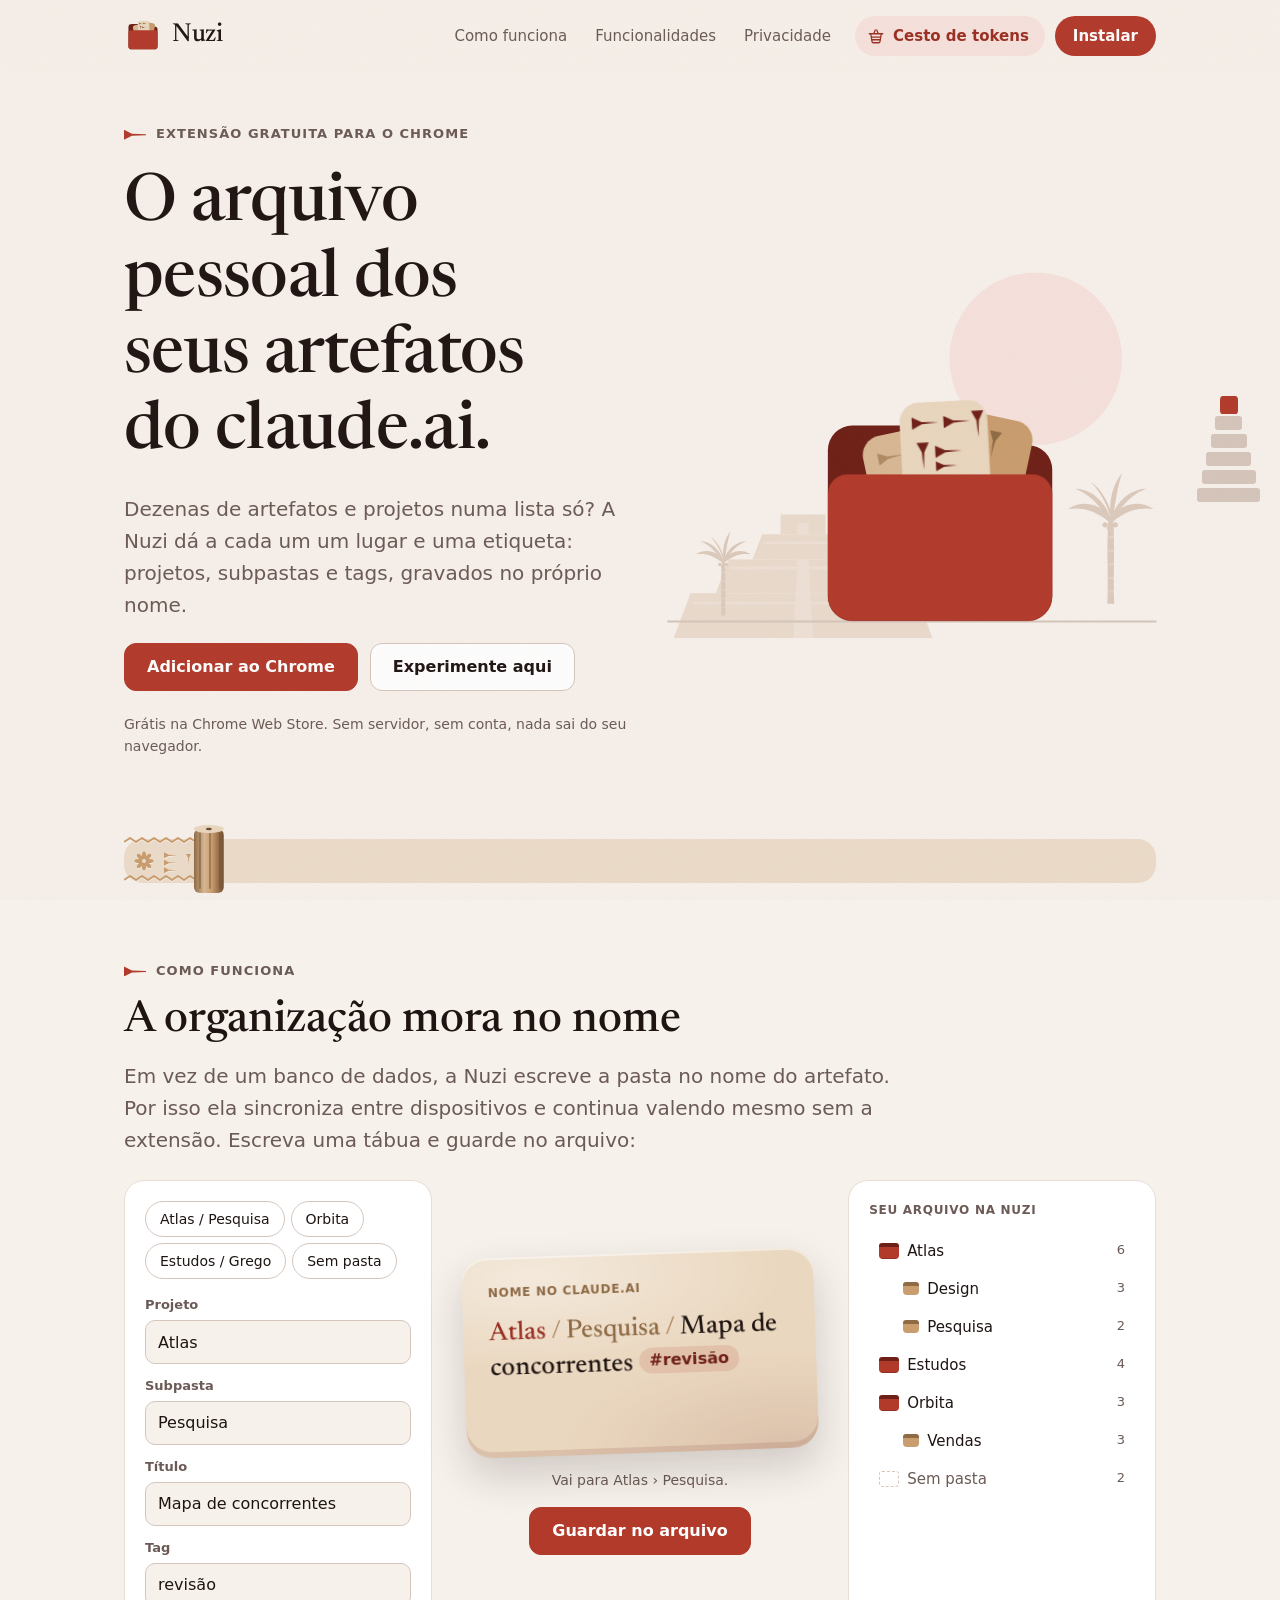
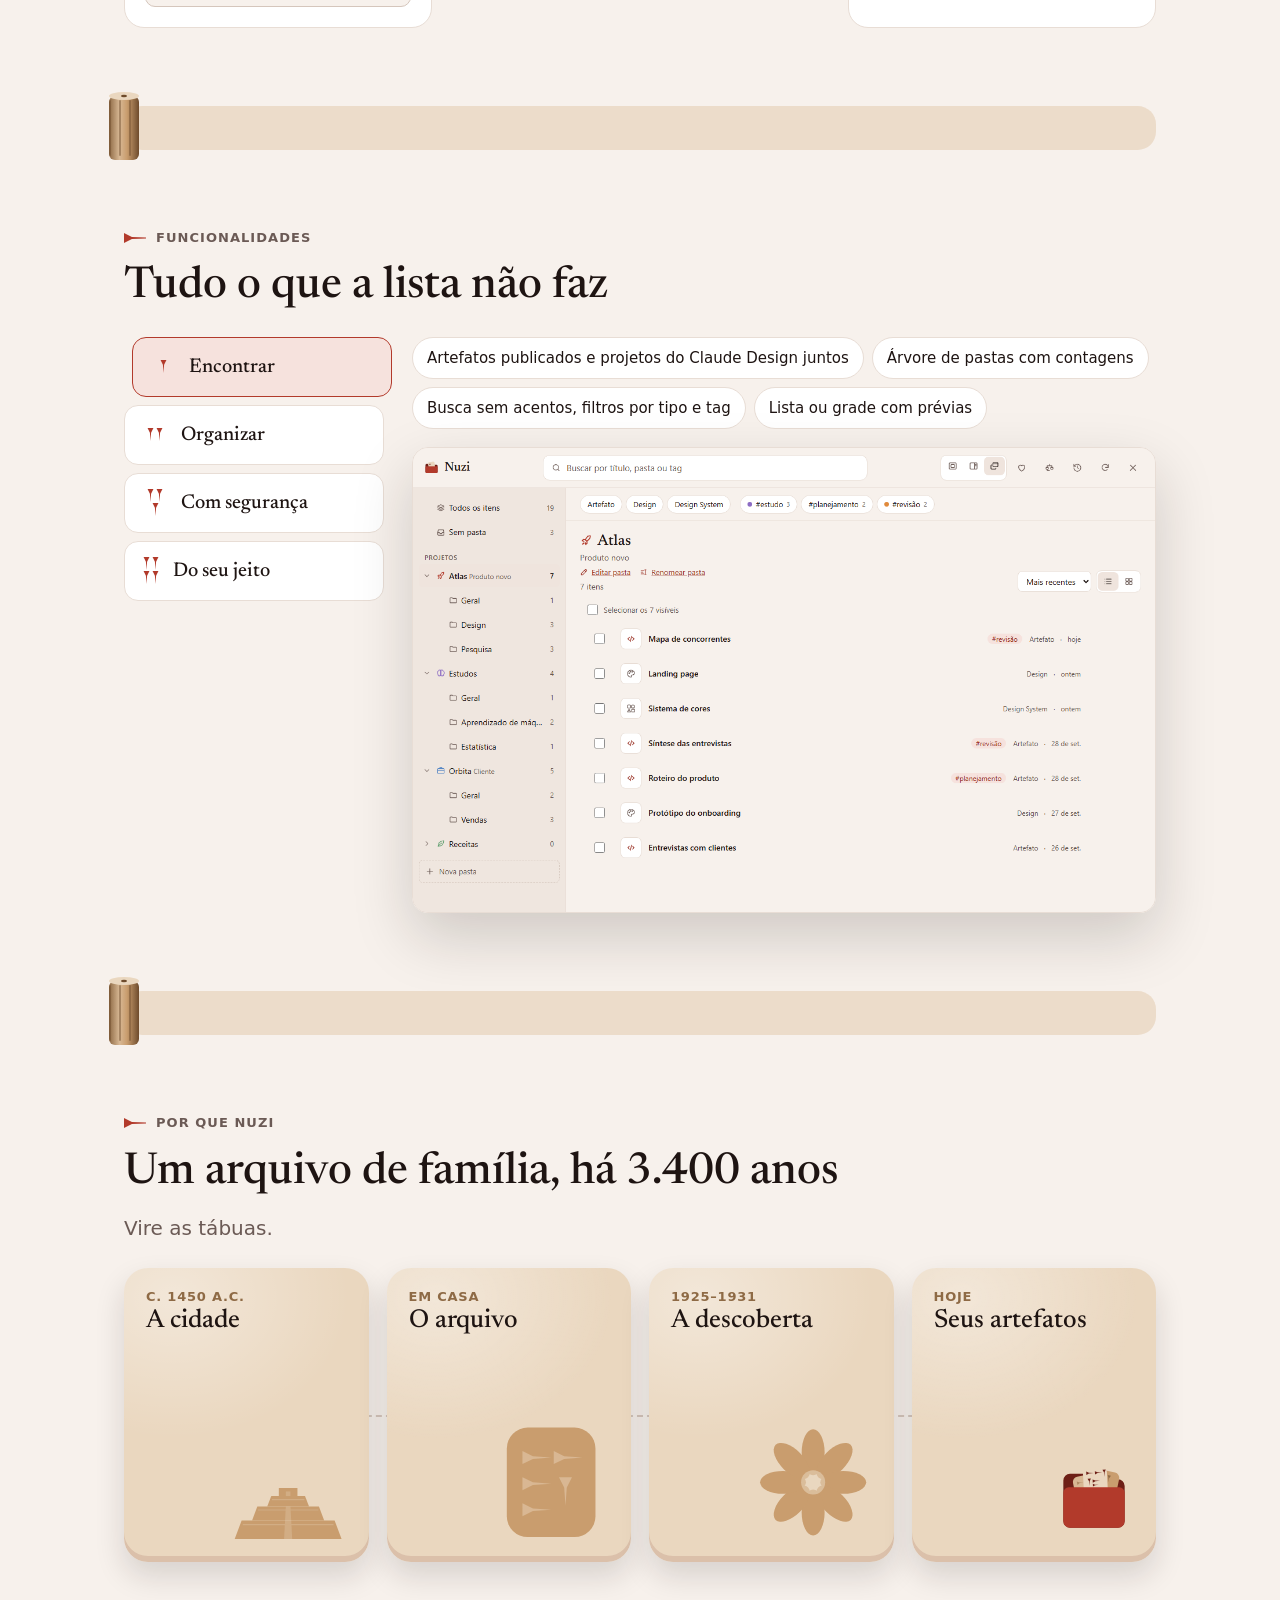
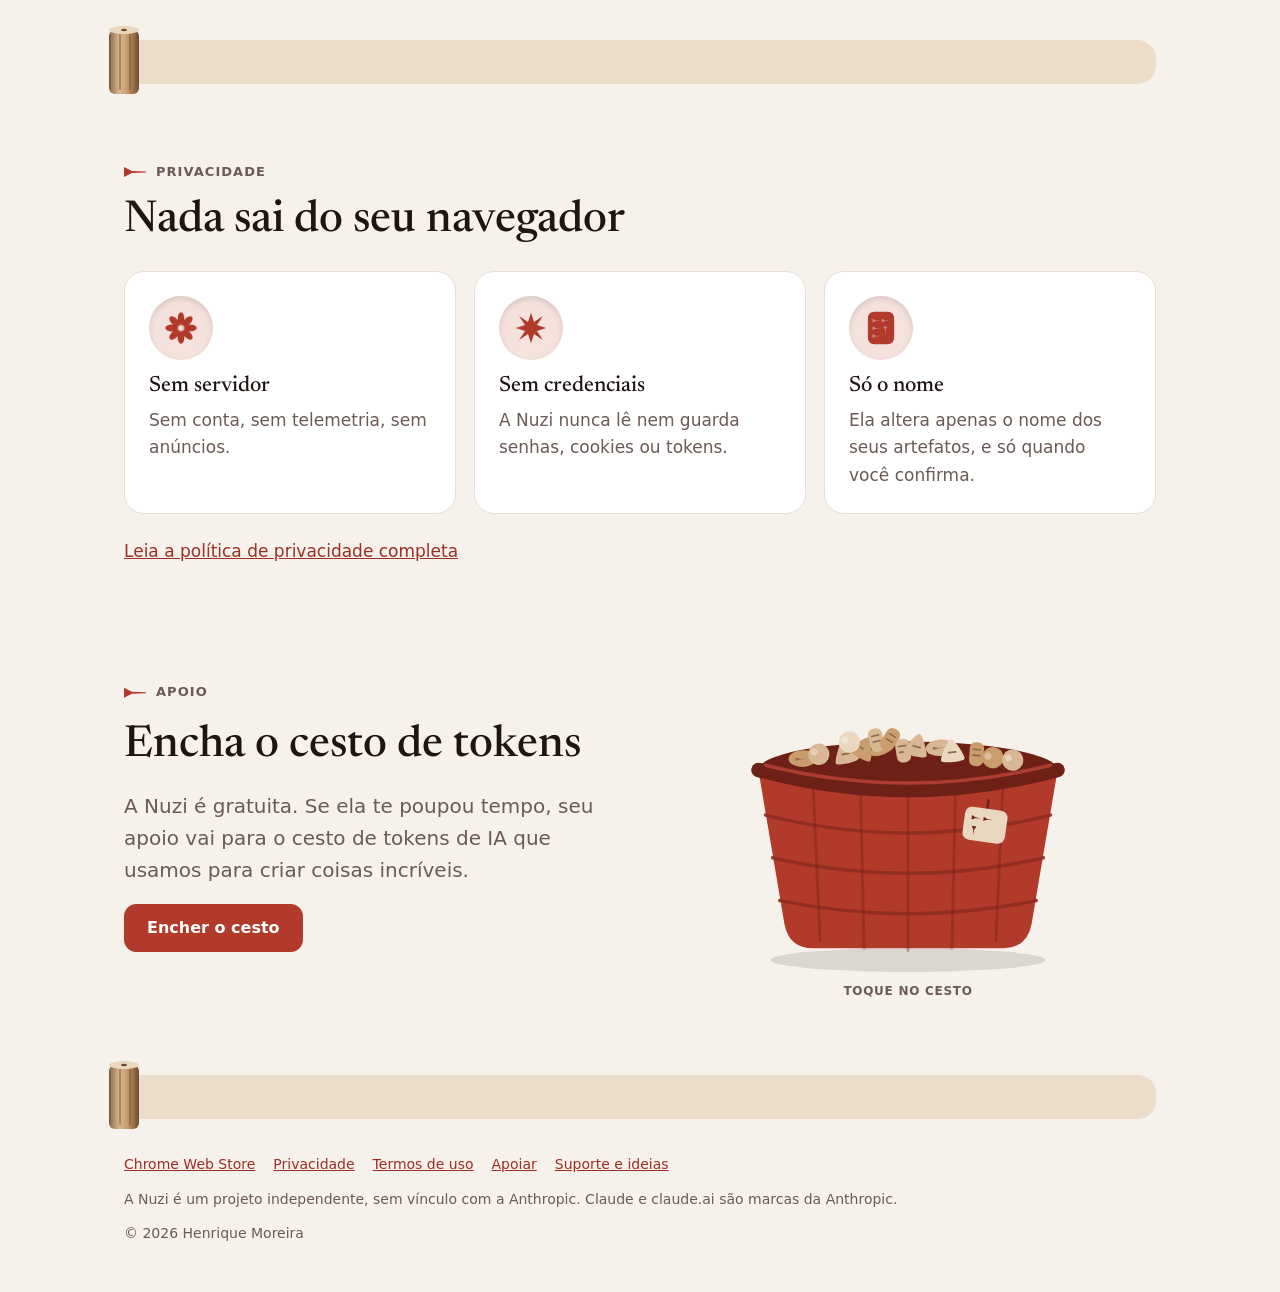
<file: index.html>
<!doctype html>
<html lang="pt-BR">
  <head>
    <meta charset="utf-8" />
    <meta name="viewport" content="width=device-width, initial-scale=1" />
    <title>Nuzi — o arquivo pessoal dos seus artefatos</title>
    <meta
      name="description"
      content="Extensão gratuita para o Chrome que organiza seus artefatos em pastas e tags, gravando a organização no próprio nome. Sem servidor, sem conta."
    />
    <meta property="og:title" content="Nuzi" />
    <meta property="og:description" content="O arquivo pessoal dos seus artefatos do claude.ai." />
    <meta property="og:image" content="assets/img/og.png" />
    <link rel="icon" href="assets/img/favicon-32.png" />
    <link rel="preconnect" href="https://fonts.googleapis.com" />
    <link rel="preconnect" href="https://fonts.gstatic.com" crossorigin />
    <link rel="stylesheet" href="https://fonts.googleapis.com/css2?family=Newsreader:opsz,wght@6..72,500&display=swap" />
    <link rel="stylesheet" href="assets/site.css" />
    <script>
      document.documentElement.classList.add('js');
    </script>
    <script src="assets/site.js" defer></script>
  </head>
  <body>
    <a class="skip" href="#conteudo">Pular para o conteúdo</a>
    <header class="top">
      <div class="wrap">
        <a class="brand" href="./">
          <svg class="brand-logo" viewBox="0 0 120 120" aria-hidden="true" focusable="false">
            <path d="M14 32a10 10 0 0 1 10-10h21a8 8 0 0 1 6 2.6L56 30h40a10 10 0 0 1 10 10v52a10 10 0 0 1-10 10H24a10 10 0 0 1-10-10z" fill="#6E1F16" />
            <g class="bl-t bl-1"><g transform="rotate(-12 47 41)"><rect x="30" y="24" width="34" height="34" rx="8" fill="#D8B894" /></g></g>
            <g class="bl-t bl-2"><g transform="rotate(12 80 36)"><rect x="64" y="18" width="32" height="36" rx="8" fill="#C99D6E" /></g></g>
            <g class="bl-t bl-3"><g transform="rotate(-3 62 32)"><rect x="44" y="12" width="36" height="40" rx="8" fill="#EAD7BF" /><path d="M49 18l4 2 7 .5-7 .5-4 2zM62 18l4 2 7 .5-7 .5-4 2zM50.5 28.5h5l-2 4-.5 7-.5-7zM58 30l4 2 7 .5-7 .5-4 2z" fill="#6E1F16" /></g></g>
            <path d="M14 50a8 8 0 0 1 8-8h76a8 8 0 0 1 8 8v42a10 10 0 0 1-10 10H24a10 10 0 0 1-10-10z" fill="#B23A2B" />
          </svg>
          <span>Nuzi</span>
        </a>
        <button class="menu-btn" type="button" aria-expanded="false" aria-controls="menu" aria-label="Abrir o menu">
          <span></span><span></span><span></span>
        </button>
        <nav class="menu" id="menu" aria-label="Páginas">
          <a href="#tabua">Como funciona</a>
          <a href="#funcionalidades">Funcionalidades</a>
          <a href="privacidade/">Privacidade</a>
          <a class="nav-apoio" href="apoiar/"><svg class="ico-cesto" viewBox="0 0 24 24" aria-hidden="true" focusable="false"><path d="M3 9h18M5 9l1.6 10.2A2 2 0 0 0 8.6 21h6.8a2 2 0 0 0 2-1.8L19 9M9 9l2-5M15 9l-2-5M6.5 13.5h11M7.2 17h9.6" fill="none" stroke="currentColor" stroke-width="1.7" stroke-linecap="round" stroke-linejoin="round"/></svg>Cesto de tokens</a>
          <a class="nav-instalar" href="https://chromewebstore.google.com/detail/hfbdeilgpgijfpieddeolkdeidgphkol?utm_source=nuzi-site&amp;utm_medium=referral&amp;utm_campaign=topo" target="_blank" rel="noopener">Instalar</a>
        </nav>
      </div>
      <div class="progresso" aria-hidden="true"><span></span></div>
    </header>

    <main id="conteudo">
      <!-- ============ Capa ============ -->
      <section class="hero wrap" id="inicio" data-nav="Início" aria-labelledby="titulo">
        <div class="hero-text">
          <span class="eyebrow" data-reveal>Extensão gratuita para o Chrome</span>
          <h1 id="titulo" data-reveal>O arquivo pessoal dos seus artefatos do claude.ai.</h1>
          <p class="lede" data-reveal>
            Dezenas de artefatos e projetos numa lista só? A Nuzi dá a cada um um lugar e uma etiqueta: projetos,
            subpastas e tags, gravados no próprio nome.
          </p>
          <div class="actions" data-reveal>
            <a class="btn btn-primary" href="https://chromewebstore.google.com/detail/hfbdeilgpgijfpieddeolkdeidgphkol?utm_source=nuzi-site&amp;utm_medium=referral&amp;utm_campaign=capa" target="_blank" rel="noopener">Adicionar ao Chrome</a>
            <a class="btn" href="#tabua">Experimente aqui</a>
          </div>
          <p class="note" data-reveal>Grátis na Chrome Web Store. Sem servidor, sem conta, nada sai do seu navegador.</p>
        </div>

        <button class="scene" type="button" aria-label="Guardar as tábuas de novo (animação)">
          <svg viewBox="0 0 520 440" aria-hidden="true" focusable="false">
            <circle class="sc-sol" cx="392" cy="132" r="92" />
            <g class="sc-far" data-depth="6">
              <use href="assets/img/motivos.svg#zigurate" x="-6" y="262" width="300" height="168" class="sc-zig" />
            </g>
            <g class="sc-mid" data-depth="12">
              <use href="assets/img/motivos.svg#palmeira" x="424" y="226" width="96" height="190" class="sc-palma" />
              <use href="assets/img/motivos.svg#palmeira" x="28" y="300" width="62" height="118" class="sc-palma" />
            </g>
            <path class="sc-chao" d="M0 412h520" />

            <g transform="translate(134 146) scale(2.6)">
              <path
                d="M14 32a10 10 0 0 1 10-10h21a8 8 0 0 1 6 2.6L56 30h40a10 10 0 0 1 10 10v52a10 10 0 0 1-10 10H24a10 10 0 0 1-10-10z"
                fill="#6E1F16"
              />
              <g class="tb tb-1"><g class="tb-lift"><g transform="rotate(-12 47 41)">
                <rect x="30" y="24" width="34" height="34" rx="8" fill="#D8B894" />
                <path d="M36 31l4 2 7 .5-7 .5-4 2z" fill="#B08A63" />
              </g></g></g>
              <g class="tb tb-2"><g class="tb-lift"><g transform="rotate(12 80 36)">
                <rect x="64" y="18" width="32" height="36" rx="8" fill="#C99D6E" />
                <path d="M78 24h5l-2 4-.5 7-.5-7z" fill="#8E6A45" />
              </g></g></g>
              <g class="tb tb-3"><g class="tb-lift"><g transform="rotate(-3 62 32)">
                <rect x="44" y="12" width="36" height="40" rx="8" fill="#EAD7BF" />
                <g fill="#6E1F16">
                  <path class="wd" style="--i: 0" d="M49 18l4 2 7 .5-7 .5-4 2z" />
                  <path class="wd" style="--i: 1" d="M62 18l4 2 7 .5-7 .5-4 2z" />
                  <path class="wd" style="--i: 2" d="M73.5 16.5h5l-2 4-.5 7-.5-7z" />
                  <path class="wd" style="--i: 3" d="M50.5 28.5h5l-2 4-.5 7-.5-7z" />
                  <path class="wd" style="--i: 4" d="M58 30l4 2 7 .5-7 .5-4 2z" />
                  <path class="wd" style="--i: 5" d="M58 36.5l3.2 1.6 5.6.4-5.6.4-3.2 1.6z" />
                </g>
              </g></g></g>
              <path
                d="M14 50a8 8 0 0 1 8-8h76a8 8 0 0 1 8 8v42a10 10 0 0 1-10 10H24a10 10 0 0 1-10-10z"
                fill="#B23A2B"
              />
              <g class="poeira" fill="#D8B894">
                <circle cx="24" cy="46" r="2" style="--dx: -10px; --dy: -8px" />
                <circle cx="34" cy="44" r="1.4" style="--dx: -6px; --dy: -12px" />
                <circle cx="86" cy="44" r="1.6" style="--dx: 7px; --dy: -11px" />
                <circle cx="98" cy="46" r="2" style="--dx: 11px; --dy: -7px" />
              </g>
            </g>
          </svg>
          <span class="scene-dica" aria-hidden="true">Toque na pasta</span>
        </button>
      </section>

      <div class="friso" aria-hidden="true"></div>

      <!-- ============ Demonstração ============ -->
      <section class="wrap" id="tabua" data-nav="Como funciona" aria-labelledby="como">
        <div class="sec-head">
          <span class="eyebrow" data-reveal>Como funciona</span>
          <h2 id="como" data-reveal>A organização mora no nome</h2>
          <p class="lede" data-reveal>
            Em vez de um banco de dados, a Nuzi escreve a pasta no nome do artefato. Por isso ela sincroniza entre
            dispositivos e continua valendo mesmo sem a extensão. Escreva uma tábua e guarde no arquivo:
          </p>
        </div>

        <div class="demo" data-reveal>
          <form class="demo-form" id="demo-form" autocomplete="off">
            <div class="presets" role="group" aria-label="Exemplos">
              <button type="button" class="chip" data-preset="Atlas|Pesquisa|Mapa de concorrentes|revisão">Atlas / Pesquisa</button>
              <button type="button" class="chip" data-preset="Orbita||Painel de vendas|">Orbita</button>
              <button type="button" class="chip" data-preset="Estudos|Grego|Verbos irregulares|estudo">Estudos / Grego</button>
              <button type="button" class="chip" data-preset="||Anotações da reunião|">Sem pasta</button>
            </div>
            <label>Projeto <input name="p" value="Atlas" maxlength="28" placeholder="Opcional" /></label>
            <label>Subpasta <input name="s" value="Pesquisa" maxlength="28" placeholder="Opcional" /></label>
            <label>Título <input name="t" value="Mapa de concorrentes" maxlength="48" required /></label>
            <label>Tag <input name="g" value="revisão" maxlength="20" placeholder="Opcional" /></label>
          </form>

          <div class="demo-tabua-area">
            <div class="demo-tabua" id="demo-tabua">
              <span class="demo-rotulo">Nome no claude.ai</span>
              <p class="demo-nome" id="demo-nome"></p>
            </div>
            <p class="demo-dica" id="demo-dica"></p>
            <button type="submit" form="demo-form" class="btn btn-primary">Guardar no arquivo</button>
          </div>

          <div class="demo-arquivo">
            <span class="demo-rotulo">Seu arquivo na Nuzi</span>
            <ul class="arvore" id="arvore"></ul>
            <p class="sr-only" id="demo-aviso" role="status"></p>
          </div>
        </div>
      </section>

      <div class="friso" aria-hidden="true"></div>

      <!-- ============ Funcionalidades ============ -->
      <section class="wrap" id="funcionalidades" data-nav="Funcionalidades" aria-labelledby="func">
        <div class="sec-head">
          <span class="eyebrow" data-reveal>Funcionalidades</span>
          <h2 id="func" data-reveal>Tudo o que a lista não faz</h2>
        </div>

        <div class="abas" data-reveal>
          <div class="abas-lista" role="tablist" aria-label="Funcionalidades">
            <button role="tab" id="aba-1" aria-controls="painel-1" aria-selected="true"><span class="cnum" data-n="1"></span>Encontrar</button>
            <button role="tab" id="aba-2" aria-controls="painel-2" aria-selected="false" tabindex="-1"><span class="cnum" data-n="2"></span>Organizar</button>
            <button role="tab" id="aba-3" aria-controls="painel-3" aria-selected="false" tabindex="-1"><span class="cnum" data-n="3"></span>Com segurança</button>
            <button role="tab" id="aba-4" aria-controls="painel-4" aria-selected="false" tabindex="-1"><span class="cnum" data-n="4"></span>Do seu jeito</button>
          </div>

          <div class="painel" role="tabpanel" id="painel-1" aria-labelledby="aba-1">
            <ul>
              <li>Artefatos publicados e projetos do Claude Design juntos</li>
              <li>Árvore de pastas com contagens</li>
              <li>Busca sem acentos, filtros por tipo e tag</li>
              <li>Lista ou grade com prévias</li>
            </ul>
            <img class="shot" src="assets/screens/01-lista.png" width="1280" height="800" alt="A Nuzi aberta: pastas à esquerda e os itens da pasta Atlas à direita." />
          </div>
          <div class="painel" role="tabpanel" id="painel-2" aria-labelledby="aba-2" hidden>
            <ul>
              <li>Mover vários itens de uma vez</li>
              <li>Arrastar direto para a pasta</li>
              <li>Renomear uma pasta inteira</li>
              <li>Descrição, ícone e cor por pasta</li>
            </ul>
            <img class="shot" src="assets/screens/04-pasta.png" width="1280" height="800" loading="lazy" alt="Uma pasta aberta com seus itens organizados." />
          </div>
          <div class="painel" role="tabpanel" id="painel-3" aria-labelledby="aba-3" hidden>
            <ul>
              <li>Pré-visualização "nome atual → nome novo"</li>
              <li>Um item por vez, conferido depois</li>
              <li>Histórico com desfazer</li>
            </ul>
            <img class="shot" src="assets/screens/03-mover.png" width="1280" height="800" loading="lazy" alt="Diálogo Mover 3 itens mostrando o nome atual e o nome novo de cada item antes de renomear." />
          </div>
          <div class="painel" role="tabpanel" id="painel-4" aria-labelledby="aba-4" hidden>
            <ul>
              <li>Modal, painel lateral ou janela própria</li>
              <li>Tema claro e escuro</li>
              <li>Teclado completo e leitores de tela</li>
            </ul>
            <img class="shot" src="assets/screens/02-grade.png" width="1280" height="800" loading="lazy" alt="Visualização em grade, no tema escuro, com a prévia de cada artefato." />
          </div>
        </div>
      </section>

      <div class="friso" aria-hidden="true"></div>

      <!-- ============ Por que Nuzi ============ -->
      <section class="wrap" id="historia" data-nav="Por que Nuzi" aria-labelledby="hist">
        <div class="sec-head">
          <span class="eyebrow" data-reveal>Por que Nuzi</span>
          <h2 id="hist" data-reveal>Um arquivo de família, há 3.400 anos</h2>
          <p class="lede" data-reveal>Vire as tábuas.</p>
        </div>
        <ol class="linha">
          <li data-reveal>
            <button class="vira" type="button" aria-pressed="false">
              <span class="face frente">
                <span class="data">c. 1450 a.C.</span><span class="tit">A cidade</span>
                <svg class="ico" viewBox="0 0 200 112" aria-hidden="true"><use href="assets/img/motivos.svg#zigurate" /></svg>
              </span>
              <span class="face verso">Nuzi era uma cidade da Mesopotâmia, a uns 12 km da atual Kirkuk, no Iraque. Contratos, terras e heranças eram escritos em tábuas de argila.</span>
            </button>
          </li>
          <li data-reveal>
            <button class="vira" type="button" aria-pressed="false">
              <span class="face frente">
                <span class="data">Em casa</span><span class="tit">O arquivo</span>
                <svg class="ico" viewBox="0 0 36 44" aria-hidden="true"><use href="assets/img/motivos.svg#tabua" /></svg>
              </span>
              <span class="face verso">As famílias guardavam as próprias tábuas em casa: adoções, casamentos, terras e testamentos, acumulados por várias gerações.</span>
            </button>
          </li>
          <li data-reveal>
            <button class="vira" type="button" aria-pressed="false">
              <span class="face frente">
                <span class="data">1925–1931</span><span class="tit">A descoberta</span>
                <svg class="ico" viewBox="0 0 40 40" aria-hidden="true"><use href="assets/img/motivos.svg#rosa" /></svg>
              </span>
              <span class="face verso">Escavações encontraram cerca de 5 mil tábuas, muitas nas casas das famílias. Só a família de Tehip-tilla guardava um quarto delas.</span>
            </button>
          </li>
          <li data-reveal>
            <button class="vira" type="button" aria-pressed="false">
              <span class="face frente">
                <span class="data">Hoje</span><span class="tit">Seus artefatos</span>
                <img class="ico" src="assets/img/logo.svg" alt="" width="64" height="64" />
              </span>
              <span class="face verso">A Nuzi dá o mesmo cuidado aos seus artefatos: cada um no seu cesto, com etiqueta, fácil de achar.</span>
            </button>
          </li>
        </ol>
      </section>

      <div class="friso" aria-hidden="true"></div>

      <!-- ============ Privacidade ============ -->
      <section class="wrap" id="privacidade" data-nav="Privacidade" aria-labelledby="priv">
        <div class="sec-head">
          <span class="eyebrow" data-reveal>Privacidade</span>
          <h2 id="priv" data-reveal>Nada sai do seu navegador</h2>
        </div>
        <div class="selos">
          <div class="selo" data-reveal>
            <span class="selo-marca" aria-hidden="true"><svg viewBox="0 0 40 40"><use href="assets/img/motivos.svg#rosa" /></svg></span>
            <h3>Sem servidor</h3>
            <p>Sem conta, sem telemetria, sem anúncios.</p>
          </div>
          <div class="selo" data-reveal>
            <span class="selo-marca" aria-hidden="true"><svg viewBox="0 0 40 40"><use href="assets/img/motivos.svg#estrela" /></svg></span>
            <h3>Sem credenciais</h3>
            <p>A Nuzi nunca lê nem guarda senhas, cookies ou tokens.</p>
          </div>
          <div class="selo" data-reveal>
            <span class="selo-marca" aria-hidden="true"><svg viewBox="0 0 36 44"><use href="assets/img/motivos.svg#tabua" /></svg></span>
            <h3>Só o nome</h3>
            <p>Ela altera apenas o nome dos seus artefatos, e só quando você confirma.</p>
          </div>
        </div>
        <p data-reveal><a href="privacidade/">Leia a política de privacidade completa</a></p>
      </section>

      <!-- ============ Apoio ============ -->
      <section class="wrap apoio" id="apoio" data-nav="Apoio" aria-labelledby="apoio-tit">
        <div class="apoio-texto">
          <span class="eyebrow" data-reveal>Apoio</span>
          <h2 id="apoio-tit" data-reveal>Encha o cesto de tokens</h2>
          <p class="lede" data-reveal>
            A Nuzi é gratuita. Se ela te poupou tempo, seu apoio vai para o cesto de tokens de IA que usamos para criar coisas incríveis.
          </p>
          <p data-reveal><a class="btn btn-primary" href="apoiar/">Encher o cesto</a></p>
        </div>
        <div class="cesto-palco" data-cesto data-reveal></div>
      </section>
    </main>

    <div class="friso" aria-hidden="true"></div>
    <footer>
      <div class="wrap">
        <nav aria-label="Rodapé">
          <a href="https://chromewebstore.google.com/detail/hfbdeilgpgijfpieddeolkdeidgphkol?utm_source=nuzi-site&amp;utm_medium=referral&amp;utm_campaign=rodape" target="_blank" rel="noopener">Chrome Web Store</a>
          <a href="privacidade/">Privacidade</a>
          <a href="termos/">Termos de uso</a>
          <a href="apoiar/">Apoiar</a>
          <a href="https://github.com/henrique2m/nuzi-site/issues">Suporte e ideias</a>
        </nav>
        <p>A Nuzi é um projeto independente, sem vínculo com a Anthropic. Claude e claude.ai são marcas da Anthropic.</p>
        <p>© 2026 Henrique Moreira</p>
      </div>
    </footer>
  </body>
</html>
</file>
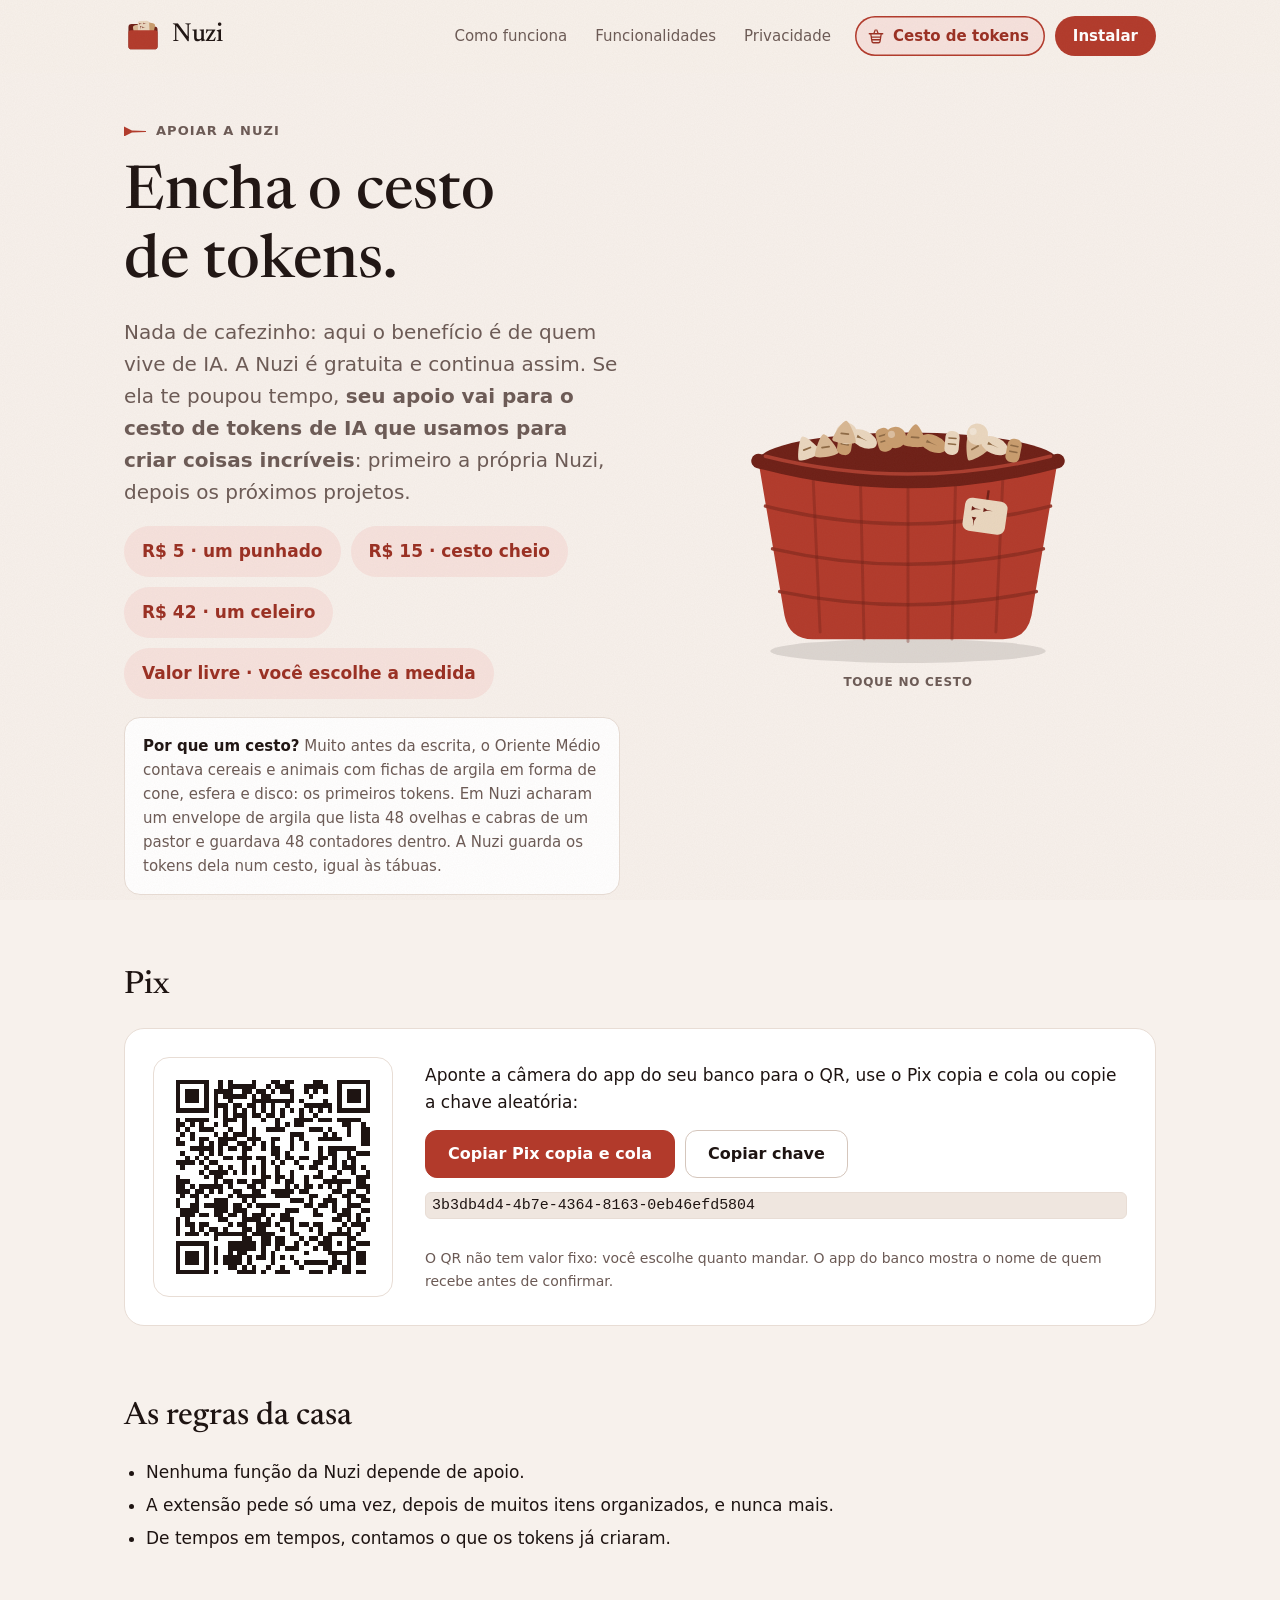
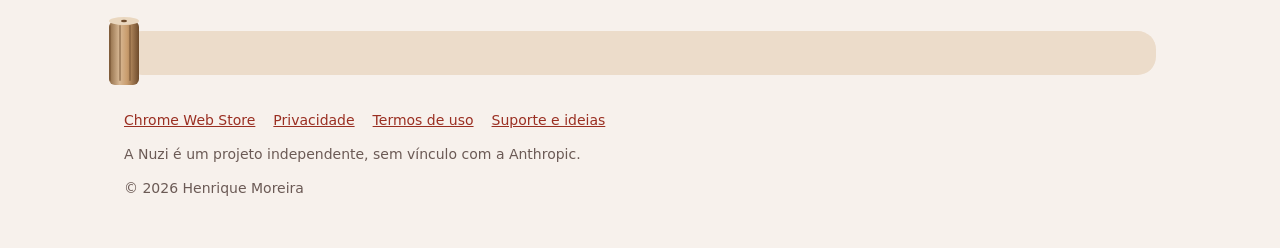
<file: apoiar/index.html>
<!doctype html>
<html lang="pt-BR">
  <head>
    <meta charset="utf-8" />
    <meta name="viewport" content="width=device-width, initial-scale=1" />
    <title>Apoiar a Nuzi — cesto de tokens</title>
    <meta name="description" content="Ponha uns tokens no cesto da Nuzi: seu apoio vira tokens de IA para criarmos coisas incríveis." />
    <link rel="icon" href="../assets/img/favicon-32.png" />
    <link rel="preconnect" href="https://fonts.googleapis.com" />
    <link rel="preconnect" href="https://fonts.gstatic.com" crossorigin />
    <link rel="stylesheet" href="https://fonts.googleapis.com/css2?family=Newsreader:opsz,wght@6..72,500&display=swap" />
    <link rel="stylesheet" href="../assets/site.css" />
    <script>
      document.documentElement.classList.add('js');
    </script>
    <script src="../assets/site.js" defer></script>
  </head>
  <body>
    <a class="skip" href="#conteudo">Pular para o conteúdo</a>
    <header class="top">
      <div class="wrap">
        <a class="brand" href="../">
          <svg class="brand-logo" viewBox="0 0 120 120" aria-hidden="true" focusable="false">
            <path d="M14 32a10 10 0 0 1 10-10h21a8 8 0 0 1 6 2.6L56 30h40a10 10 0 0 1 10 10v52a10 10 0 0 1-10 10H24a10 10 0 0 1-10-10z" fill="#6E1F16" />
            <g class="bl-t bl-1"><g transform="rotate(-12 47 41)"><rect x="30" y="24" width="34" height="34" rx="8" fill="#D8B894" /></g></g>
            <g class="bl-t bl-2"><g transform="rotate(12 80 36)"><rect x="64" y="18" width="32" height="36" rx="8" fill="#C99D6E" /></g></g>
            <g class="bl-t bl-3"><g transform="rotate(-3 62 32)"><rect x="44" y="12" width="36" height="40" rx="8" fill="#EAD7BF" /><path d="M49 18l4 2 7 .5-7 .5-4 2zM62 18l4 2 7 .5-7 .5-4 2zM50.5 28.5h5l-2 4-.5 7-.5-7zM58 30l4 2 7 .5-7 .5-4 2z" fill="#6E1F16" /></g></g>
            <path d="M14 50a8 8 0 0 1 8-8h76a8 8 0 0 1 8 8v42a10 10 0 0 1-10 10H24a10 10 0 0 1-10-10z" fill="#B23A2B" />
          </svg>
          <span>Nuzi</span>
        </a>
        <button class="menu-btn" type="button" aria-expanded="false" aria-controls="menu" aria-label="Abrir o menu">
          <span></span><span></span><span></span>
        </button>
        <nav class="menu" id="menu" aria-label="Páginas">
          <a href="../#tabua">Como funciona</a>
          <a href="../#funcionalidades">Funcionalidades</a>
          <a href="../privacidade/">Privacidade</a>
          <a class="nav-apoio" href="../apoiar/" aria-current="page"><svg class="ico-cesto" viewBox="0 0 24 24" aria-hidden="true" focusable="false"><path d="M3 9h18M5 9l1.6 10.2A2 2 0 0 0 8.6 21h6.8a2 2 0 0 0 2-1.8L19 9M9 9l2-5M15 9l-2-5M6.5 13.5h11M7.2 17h9.6" fill="none" stroke="currentColor" stroke-width="1.7" stroke-linecap="round" stroke-linejoin="round"/></svg>Cesto de tokens</a>
          <a class="nav-instalar" href="https://chromewebstore.google.com/detail/hfbdeilgpgijfpieddeolkdeidgphkol?utm_source=nuzi-site&amp;utm_medium=referral&amp;utm_campaign=topo" target="_blank" rel="noopener">Instalar</a>
        </nav>
      </div>
      <div class="progresso" aria-hidden="true"><span></span></div>
    </header>

    <main class="wrap" id="conteudo">
      <section class="apoio" aria-labelledby="titulo">
        <div class="apoio-texto">
          <span class="eyebrow" data-reveal>Apoiar a Nuzi</span>
          <h1 id="titulo" style="font-size: clamp(40px, 6vw, 60px)" data-reveal>Encha o cesto de tokens.</h1>
          <p class="lede" data-reveal>
            Nada de cafezinho: aqui o benefício é de quem vive de IA. A Nuzi é gratuita e continua assim. Se ela te
            poupou tempo, <strong>seu apoio vai para o cesto de tokens de IA que usamos para criar coisas incríveis</strong>: primeiro a
            própria Nuzi, depois os próximos projetos.
          </p>
          <div class="tiers" aria-label="Valores sugeridos" data-reveal>
            <span class="tier">R$ 5 · um punhado</span>
            <span class="tier">R$ 15 · cesto cheio</span>
            <span class="tier">R$ 42 · um celeiro</span>
            <span class="tier">Valor livre · você escolhe a medida</span>
          </div>
          <p class="porque" data-reveal>
            <span><strong>Por que um cesto?</strong> Muito antes da escrita, o Oriente Médio contava cereais e animais com fichas de
            argila em forma de cone, esfera e disco: os primeiros tokens. Em Nuzi acharam um envelope de argila que lista 48
            ovelhas e cabras de um pastor e guardava 48 contadores dentro. A Nuzi guarda os tokens dela num cesto, igual às
            tábuas.</span>
          </p>
        </div>
        <div class="cesto-palco" data-cesto data-reveal></div>
      </section>

      <section aria-labelledby="pix">
        <h2 id="pix" style="font-size: 32px">Pix</h2>
        <div class="pix">
          <div class="qr"><img src="../assets/img/pix-qr.svg" width="216" height="216" alt="QR Code do Pix da Nuzi, sem valor fixo." /></div>
          <div style="display: flex; flex-direction: column; gap: 14px">
            <p>Aponte a câmera do app do seu banco para o QR, use o Pix copia e cola ou copie a chave aleatória:</p>
            <div class="key">
              <button type="button" class="btn btn-primary" id="copiar-codigo">Copiar Pix copia e cola</button>
              <button type="button" class="btn" id="copiar">Copiar chave</button>
            </div>
            <code id="chave">3b3db4d4-4b7e-4364-8163-0eb46efd5804</code>
            <code id="codigo" hidden>00020126580014br.gov.bcb.pix01363b3db4d4-4b7e-4364-8163-0eb46efd58045204000053039865802BR5916HENRIQUE MOREIRA6006PALMAS62070503***63041F10</code>
            <p id="copiado" role="status" style="font-size: 14px; color: var(--muted)"></p>
            <p style="font-size: 14px; color: var(--muted)">
              O QR não tem valor fixo: você escolhe quanto mandar. O app do banco mostra o nome de quem recebe antes de
              confirmar.
            </p>
          </div>
        </div>
      </section>

      <section aria-labelledby="regras">
        <h2 id="regras" style="font-size: 32px">As regras da casa</h2>
        <div class="prose">
          <ul>
            <li>Nenhuma função da Nuzi depende de apoio.</li>
            <li>A extensão pede só uma vez, depois de muitos itens organizados, e nunca mais.</li>
            <li>De tempos em tempos, contamos o que os tokens já criaram.</li>
          </ul>
        </div>
      </section>
    </main>

    <div class="friso" aria-hidden="true"></div>
    <footer>
      <div class="wrap">
        <nav aria-label="Rodapé">
          <a href="https://chromewebstore.google.com/detail/hfbdeilgpgijfpieddeolkdeidgphkol?utm_source=nuzi-site&amp;utm_medium=referral&amp;utm_campaign=rodape" target="_blank" rel="noopener">Chrome Web Store</a>
          <a href="../privacidade/">Privacidade</a>
          <a href="../termos/">Termos de uso</a>
          <a href="https://github.com/henrique2m/nuzi-site/issues">Suporte e ideias</a>
        </nav>
        <p>A Nuzi é um projeto independente, sem vínculo com a Anthropic.</p>
        <p>© 2026 Henrique Moreira</p>
      </div>
    </footer>
    <script>
      function copiar(id, feito) {
        var texto = document.getElementById(id).textContent;
        var aviso = document.getElementById('copiado');
        navigator.clipboard.writeText(texto).then(
          function () {
            aviso.textContent = feito + ' Obrigado por encher o cesto!';
          },
          function () {
            aviso.textContent = 'Não deu para copiar sozinho: selecione a chave e copie.';
          },
        );
      }
      document.getElementById('copiar').addEventListener('click', function () {
        copiar('chave', 'Chave copiada.');
      });
      document.getElementById('copiar-codigo').addEventListener('click', function () {
        copiar('codigo', 'Pix copia e cola copiado: cole no app do banco.');
      });
    </script>
  </body>
</html>
</file>
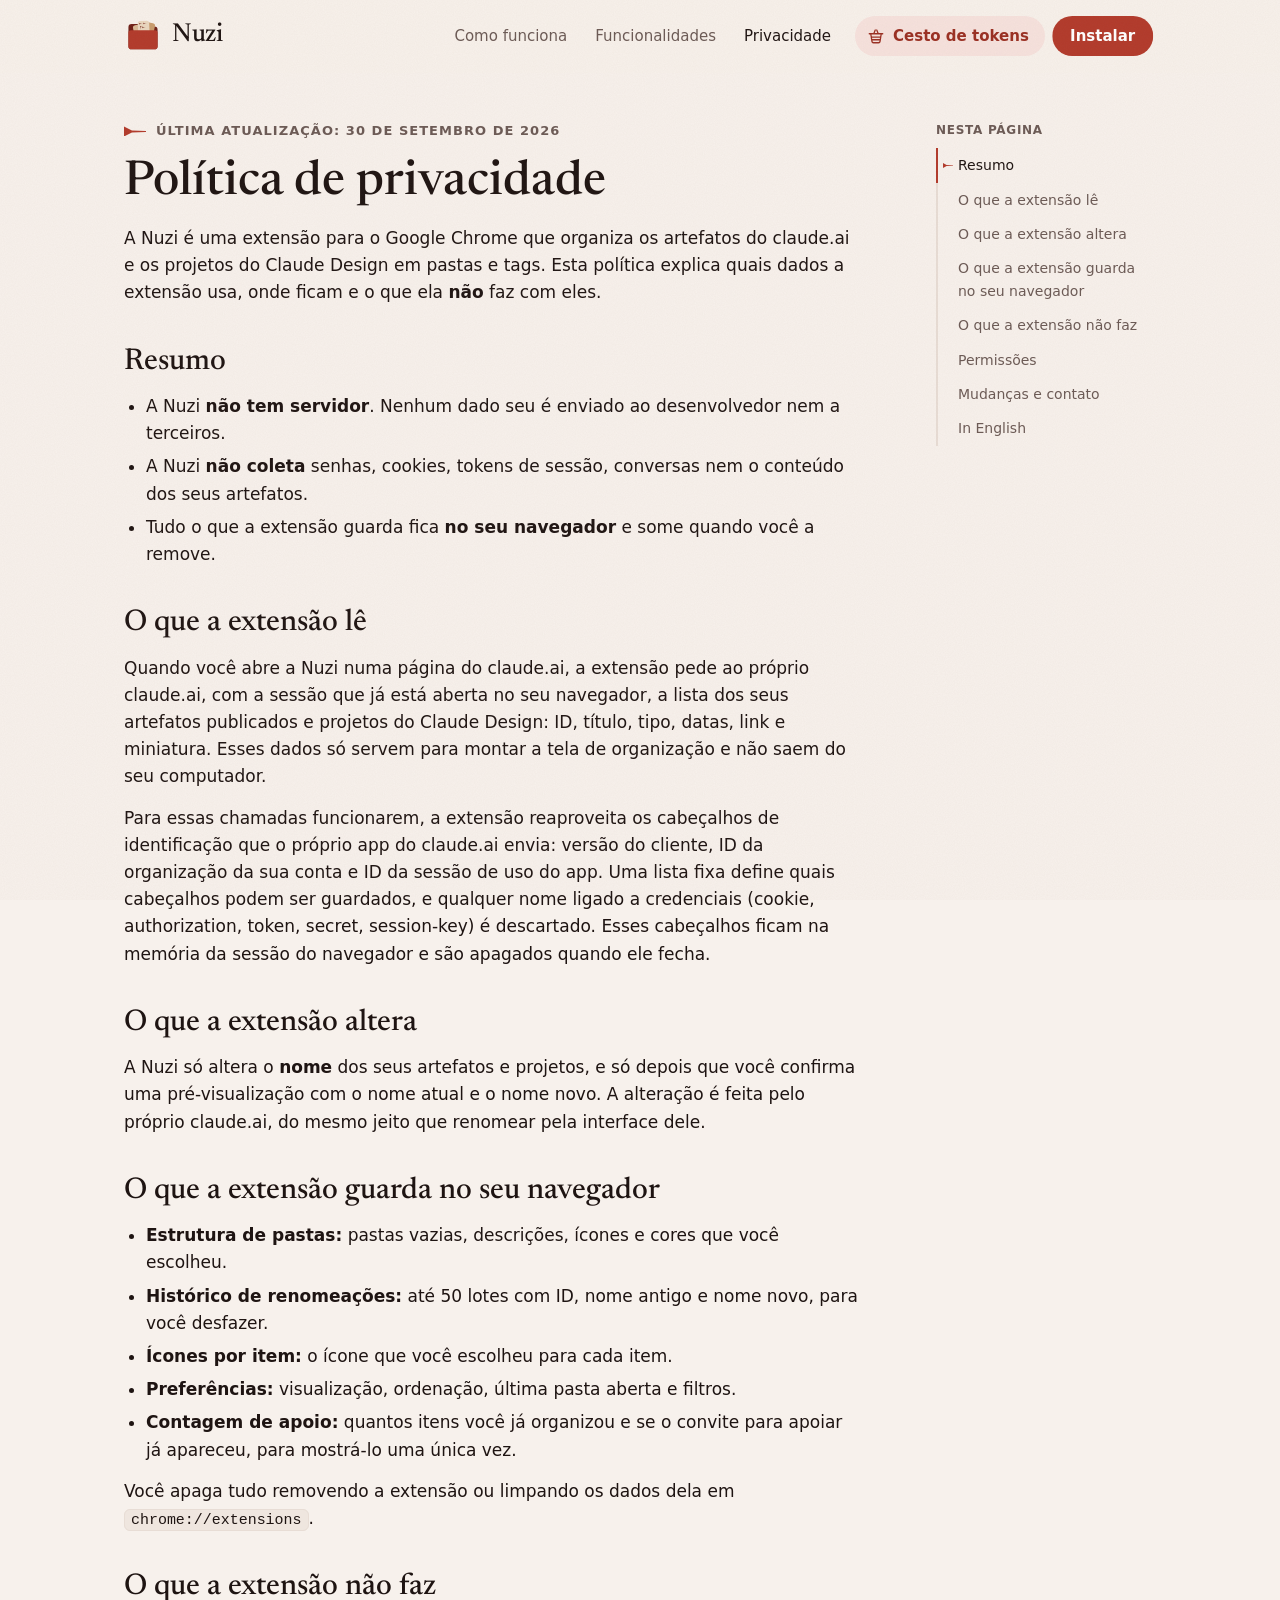
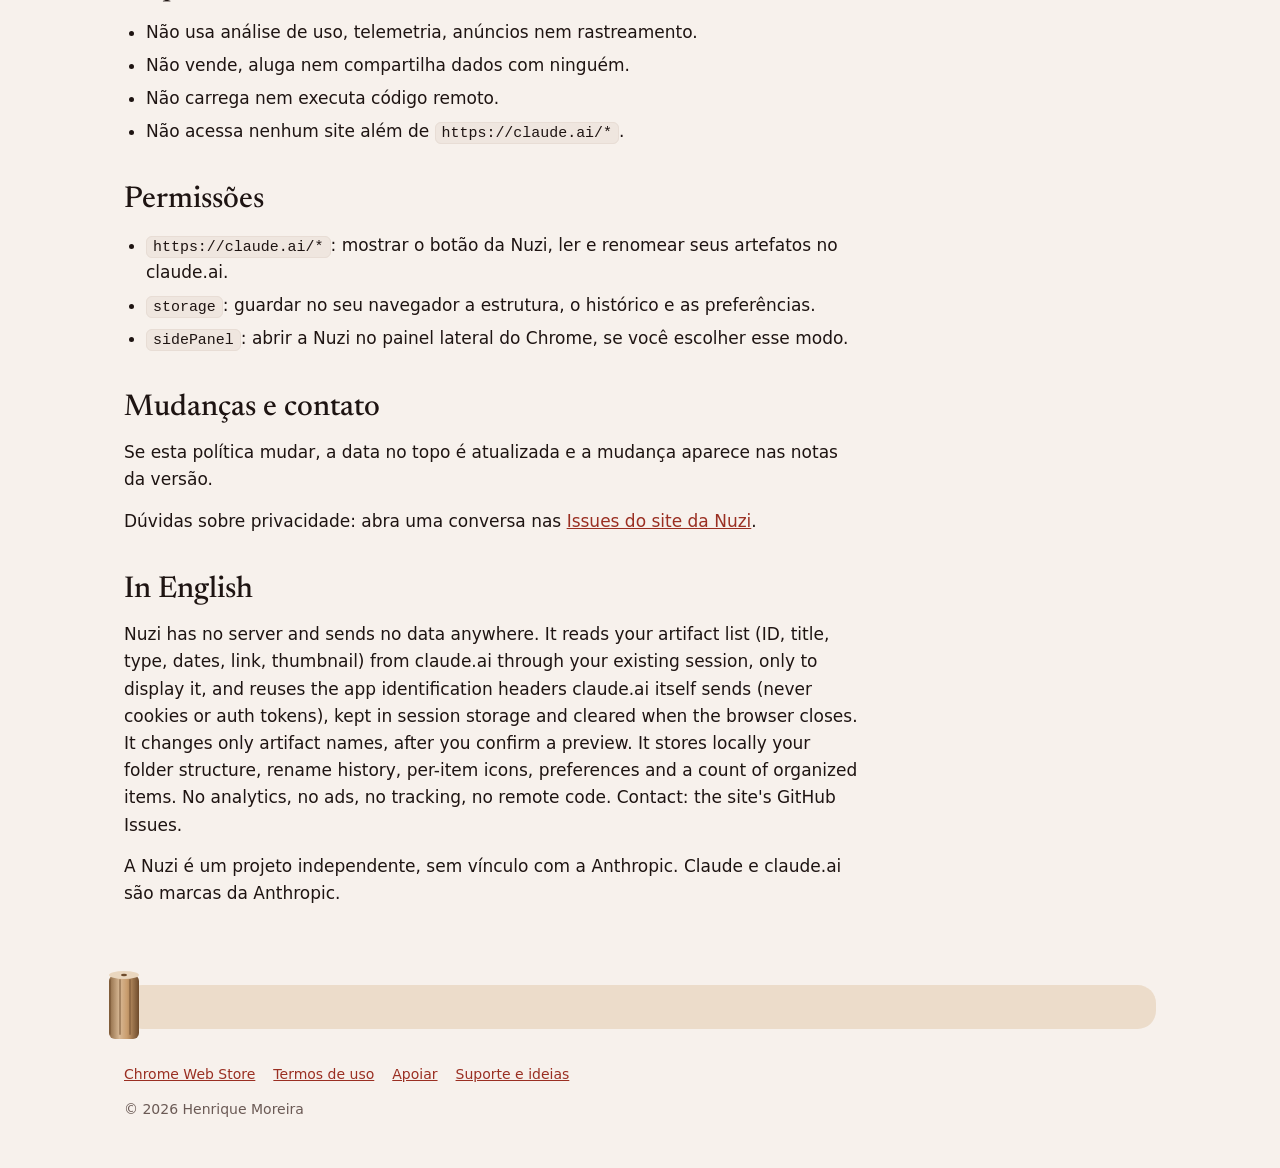
<file: privacidade/index.html>
<!doctype html>
<html lang="pt-BR">
  <head>
    <meta charset="utf-8" />
    <meta name="viewport" content="width=device-width, initial-scale=1" />
    <title>Política de privacidade — Nuzi</title>
    <meta name="description" content="O que a extensão Nuzi lê, guarda e altera, e o que ela nunca faz." />
    <link rel="icon" href="../assets/img/favicon-32.png" />
    <link rel="preconnect" href="https://fonts.googleapis.com" />
    <link rel="preconnect" href="https://fonts.gstatic.com" crossorigin />
    <link rel="stylesheet" href="https://fonts.googleapis.com/css2?family=Newsreader:opsz,wght@6..72,500&display=swap" />
    <link rel="stylesheet" href="../assets/site.css" />
    <script>
      document.documentElement.classList.add('js');
    </script>
    <script src="../assets/site.js" defer></script>
  </head>
  <body>
    <a class="skip" href="#conteudo">Pular para o conteúdo</a>
    <header class="top">
      <div class="wrap">
        <a class="brand" href="../">
          <svg class="brand-logo" viewBox="0 0 120 120" aria-hidden="true" focusable="false">
            <path d="M14 32a10 10 0 0 1 10-10h21a8 8 0 0 1 6 2.6L56 30h40a10 10 0 0 1 10 10v52a10 10 0 0 1-10 10H24a10 10 0 0 1-10-10z" fill="#6E1F16" />
            <g class="bl-t bl-1"><g transform="rotate(-12 47 41)"><rect x="30" y="24" width="34" height="34" rx="8" fill="#D8B894" /></g></g>
            <g class="bl-t bl-2"><g transform="rotate(12 80 36)"><rect x="64" y="18" width="32" height="36" rx="8" fill="#C99D6E" /></g></g>
            <g class="bl-t bl-3"><g transform="rotate(-3 62 32)"><rect x="44" y="12" width="36" height="40" rx="8" fill="#EAD7BF" /><path d="M49 18l4 2 7 .5-7 .5-4 2zM62 18l4 2 7 .5-7 .5-4 2zM50.5 28.5h5l-2 4-.5 7-.5-7zM58 30l4 2 7 .5-7 .5-4 2z" fill="#6E1F16" /></g></g>
            <path d="M14 50a8 8 0 0 1 8-8h76a8 8 0 0 1 8 8v42a10 10 0 0 1-10 10H24a10 10 0 0 1-10-10z" fill="#B23A2B" />
          </svg>
          <span>Nuzi</span>
        </a>
        <button class="menu-btn" type="button" aria-expanded="false" aria-controls="menu" aria-label="Abrir o menu">
          <span></span><span></span><span></span>
        </button>
        <nav class="menu" id="menu" aria-label="Páginas">
          <a href="../#tabua">Como funciona</a>
          <a href="../#funcionalidades">Funcionalidades</a>
          <a href="../privacidade/" aria-current="page">Privacidade</a>
          <a class="nav-apoio" href="../apoiar/"><svg class="ico-cesto" viewBox="0 0 24 24" aria-hidden="true" focusable="false"><path d="M3 9h18M5 9l1.6 10.2A2 2 0 0 0 8.6 21h6.8a2 2 0 0 0 2-1.8L19 9M9 9l2-5M15 9l-2-5M6.5 13.5h11M7.2 17h9.6" fill="none" stroke="currentColor" stroke-width="1.7" stroke-linecap="round" stroke-linejoin="round"/></svg>Cesto de tokens</a>
          <a class="nav-instalar" href="https://chromewebstore.google.com/detail/hfbdeilgpgijfpieddeolkdeidgphkol?utm_source=nuzi-site&amp;utm_medium=referral&amp;utm_campaign=topo" target="_blank" rel="noopener">Instalar</a>
        </nav>
      </div>
      <div class="progresso" aria-hidden="true"><span></span></div>
    </header>

    <main class="wrap" id="conteudo">
      <article class="prose" aria-labelledby="titulo">
        <span class="eyebrow">Última atualização: 30 de setembro de 2026</span>
        <h1 id="titulo" style="font-size: 48px">Política de privacidade</h1>
        <p>
          A Nuzi é uma extensão para o Google Chrome que organiza os artefatos do claude.ai e os projetos do Claude
          Design em pastas e tags. Esta política explica quais dados a extensão usa, onde ficam e o que ela
          <strong>não</strong> faz com eles.
        </p>

        <h2>Resumo</h2>
        <ul>
          <li>A Nuzi <strong>não tem servidor</strong>. Nenhum dado seu é enviado ao desenvolvedor nem a terceiros.</li>
          <li>A Nuzi <strong>não coleta</strong> senhas, cookies, tokens de sessão, conversas nem o conteúdo dos seus artefatos.</li>
          <li>Tudo o que a extensão guarda fica <strong>no seu navegador</strong> e some quando você a remove.</li>
        </ul>

        <h2>O que a extensão lê</h2>
        <p>
          Quando você abre a Nuzi numa página do claude.ai, a extensão pede ao próprio claude.ai, com a sessão que já
          está aberta no seu navegador, a lista dos seus artefatos publicados e projetos do Claude Design: ID, título,
          tipo, datas, link e miniatura. Esses dados só servem para montar a tela de organização e não saem do seu
          computador.
        </p>
        <p>
          Para essas chamadas funcionarem, a extensão reaproveita os cabeçalhos de identificação que o próprio app do
          claude.ai envia: versão do cliente, ID da organização da sua conta e ID da sessão de uso do app. Uma lista
          fixa define quais cabeçalhos podem ser guardados, e qualquer nome ligado a credenciais (cookie, authorization,
          token, secret, session-key) é descartado. Esses cabeçalhos ficam na memória da sessão do navegador e são
          apagados quando ele fecha.
        </p>

        <h2>O que a extensão altera</h2>
        <p>
          A Nuzi só altera o <strong>nome</strong> dos seus artefatos e projetos, e só depois que você confirma uma
          pré-visualização com o nome atual e o nome novo. A alteração é feita pelo próprio claude.ai, do mesmo jeito que
          renomear pela interface dele.
        </p>

        <h2>O que a extensão guarda no seu navegador</h2>
        <ul>
          <li><strong>Estrutura de pastas:</strong> pastas vazias, descrições, ícones e cores que você escolheu.</li>
          <li><strong>Histórico de renomeações:</strong> até 50 lotes com ID, nome antigo e nome novo, para você desfazer.</li>
          <li><strong>Ícones por item:</strong> o ícone que você escolheu para cada item.</li>
          <li><strong>Preferências:</strong> visualização, ordenação, última pasta aberta e filtros.</li>
          <li><strong>Contagem de apoio:</strong> quantos itens você já organizou e se o convite para apoiar já apareceu, para mostrá-lo uma única vez.</li>
        </ul>
        <p>Você apaga tudo removendo a extensão ou limpando os dados dela em <code>chrome://extensions</code>.</p>

        <h2>O que a extensão não faz</h2>
        <ul>
          <li>Não usa análise de uso, telemetria, anúncios nem rastreamento.</li>
          <li>Não vende, aluga nem compartilha dados com ninguém.</li>
          <li>Não carrega nem executa código remoto.</li>
          <li>Não acessa nenhum site além de <code>https://claude.ai/*</code>.</li>
        </ul>

        <h2>Permissões</h2>
        <ul>
          <li><code>https://claude.ai/*</code>: mostrar o botão da Nuzi, ler e renomear seus artefatos no claude.ai.</li>
          <li><code>storage</code>: guardar no seu navegador a estrutura, o histórico e as preferências.</li>
          <li><code>sidePanel</code>: abrir a Nuzi no painel lateral do Chrome, se você escolher esse modo.</li>
        </ul>

        <h2>Mudanças e contato</h2>
        <p>Se esta política mudar, a data no topo é atualizada e a mudança aparece nas notas da versão.</p>
        <p>
          Dúvidas sobre privacidade: abra uma conversa nas
          <a href="https://github.com/henrique2m/nuzi-site/issues">Issues do site da Nuzi</a>.
        </p>

        <h2 lang="en">In English</h2>
        <p lang="en">
          Nuzi has no server and sends no data anywhere. It reads your artifact list (ID, title, type, dates, link,
          thumbnail) from claude.ai through your existing session, only to display it, and reuses the app
          identification headers claude.ai itself sends (never cookies or auth tokens), kept in session storage and
          cleared when the browser closes. It changes only artifact names, after you confirm a preview. It stores locally
          your folder structure, rename history, per-item icons, preferences and a count of organized items. No
          analytics, no ads, no tracking, no remote code. Contact: the site's GitHub Issues.
        </p>
        <p>A Nuzi é um projeto independente, sem vínculo com a Anthropic. Claude e claude.ai são marcas da Anthropic.</p>
      </article>
    </main>

    <div class="friso" aria-hidden="true"></div>
    <footer>
      <div class="wrap">
        <nav aria-label="Rodapé">
          <a href="https://chromewebstore.google.com/detail/hfbdeilgpgijfpieddeolkdeidgphkol?utm_source=nuzi-site&amp;utm_medium=referral&amp;utm_campaign=rodape" target="_blank" rel="noopener">Chrome Web Store</a>
          <a href="../termos/">Termos de uso</a>
          <a href="../apoiar/">Apoiar</a>
          <a href="https://github.com/henrique2m/nuzi-site/issues">Suporte e ideias</a>
        </nav>
        <p>© 2026 Henrique Moreira</p>
      </div>
    </footer>
  </body>
</html>
</file>
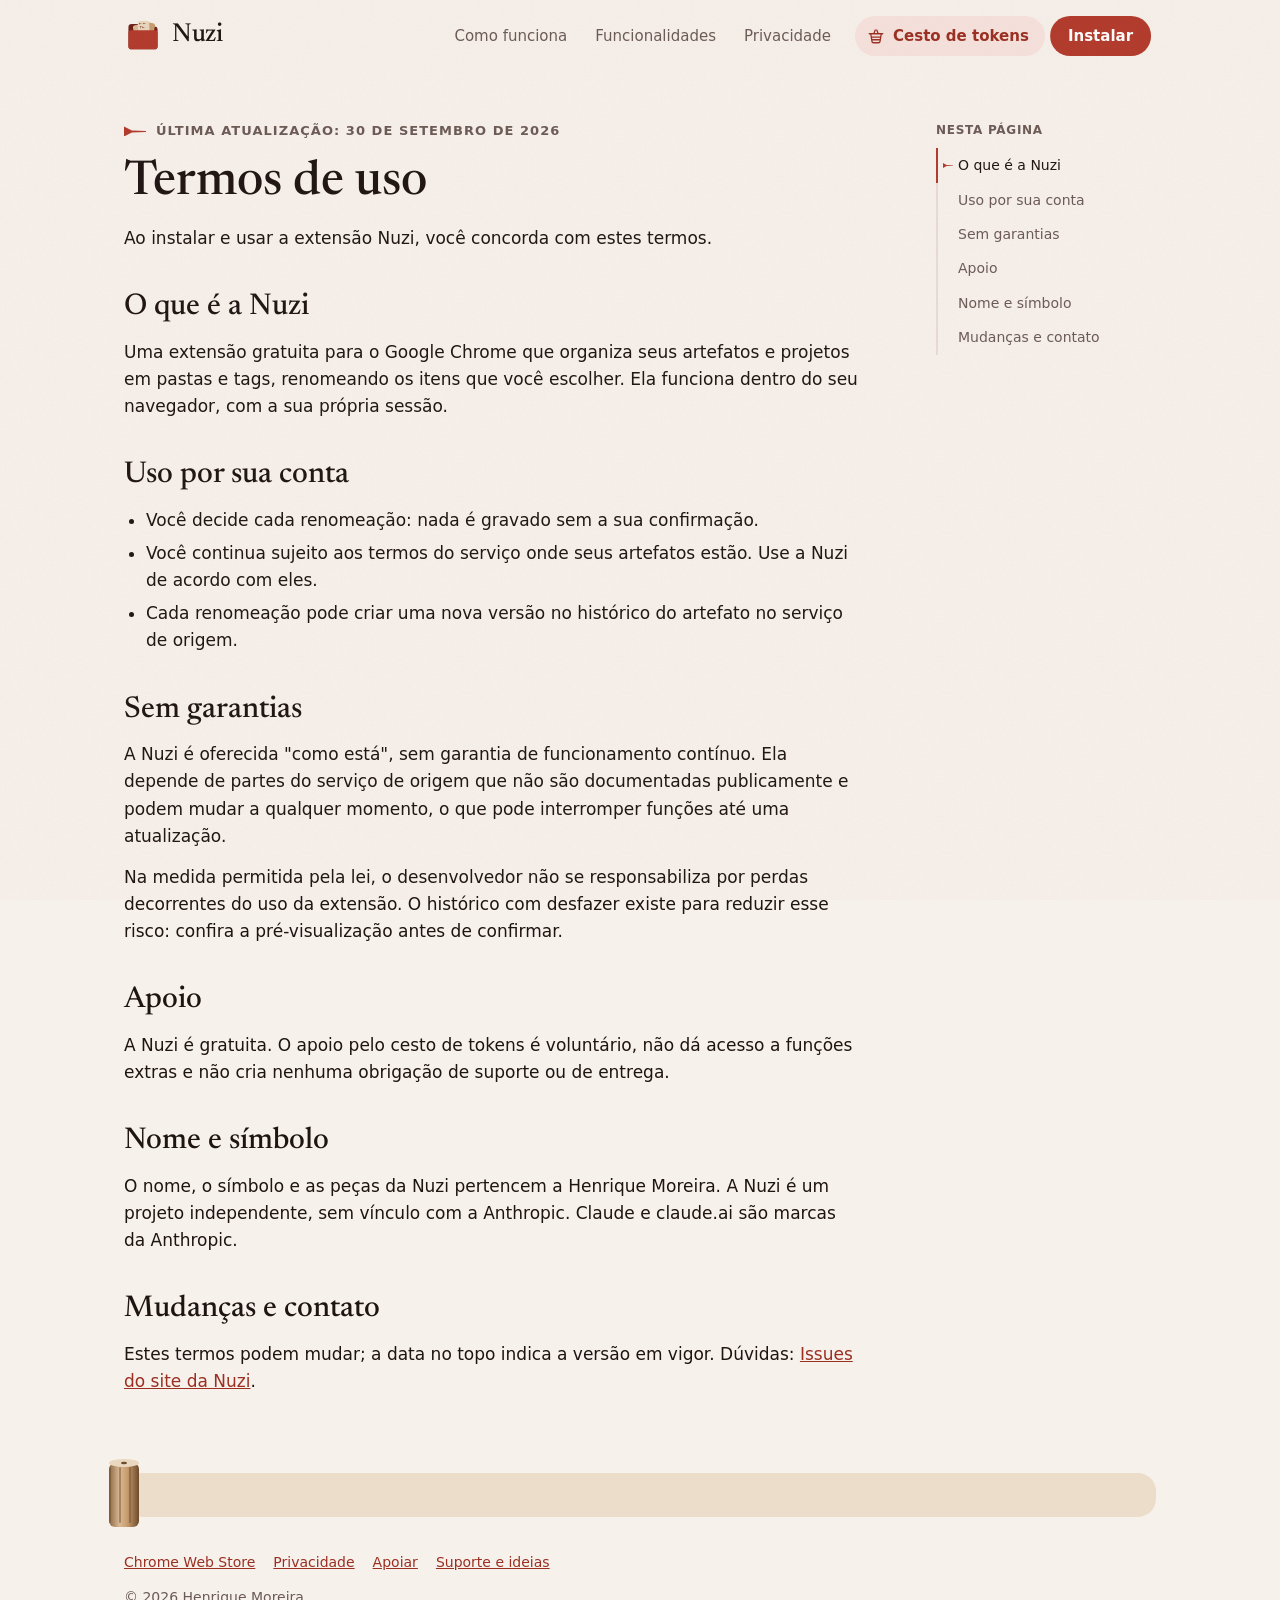
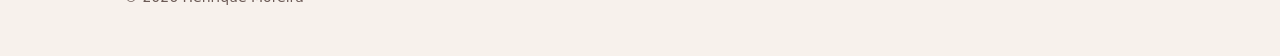
<file: termos/index.html>
<!doctype html>
<html lang="pt-BR">
  <head>
    <meta charset="utf-8" />
    <meta name="viewport" content="width=device-width, initial-scale=1" />
    <title>Termos de uso — Nuzi</title>
    <meta name="description" content="Os termos de uso da extensão Nuzi." />
    <link rel="icon" href="../assets/img/favicon-32.png" />
    <link rel="preconnect" href="https://fonts.googleapis.com" />
    <link rel="preconnect" href="https://fonts.gstatic.com" crossorigin />
    <link rel="stylesheet" href="https://fonts.googleapis.com/css2?family=Newsreader:opsz,wght@6..72,500&display=swap" />
    <link rel="stylesheet" href="../assets/site.css" />
    <script>
      document.documentElement.classList.add('js');
    </script>
    <script src="../assets/site.js" defer></script>
  </head>
  <body>
    <a class="skip" href="#conteudo">Pular para o conteúdo</a>
    <header class="top">
      <div class="wrap">
        <a class="brand" href="../">
          <svg class="brand-logo" viewBox="0 0 120 120" aria-hidden="true" focusable="false">
            <path d="M14 32a10 10 0 0 1 10-10h21a8 8 0 0 1 6 2.6L56 30h40a10 10 0 0 1 10 10v52a10 10 0 0 1-10 10H24a10 10 0 0 1-10-10z" fill="#6E1F16" />
            <g class="bl-t bl-1"><g transform="rotate(-12 47 41)"><rect x="30" y="24" width="34" height="34" rx="8" fill="#D8B894" /></g></g>
            <g class="bl-t bl-2"><g transform="rotate(12 80 36)"><rect x="64" y="18" width="32" height="36" rx="8" fill="#C99D6E" /></g></g>
            <g class="bl-t bl-3"><g transform="rotate(-3 62 32)"><rect x="44" y="12" width="36" height="40" rx="8" fill="#EAD7BF" /><path d="M49 18l4 2 7 .5-7 .5-4 2zM62 18l4 2 7 .5-7 .5-4 2zM50.5 28.5h5l-2 4-.5 7-.5-7zM58 30l4 2 7 .5-7 .5-4 2z" fill="#6E1F16" /></g></g>
            <path d="M14 50a8 8 0 0 1 8-8h76a8 8 0 0 1 8 8v42a10 10 0 0 1-10 10H24a10 10 0 0 1-10-10z" fill="#B23A2B" />
          </svg>
          <span>Nuzi</span>
        </a>
        <button class="menu-btn" type="button" aria-expanded="false" aria-controls="menu" aria-label="Abrir o menu">
          <span></span><span></span><span></span>
        </button>
        <nav class="menu" id="menu" aria-label="Páginas">
          <a href="../#tabua">Como funciona</a>
          <a href="../#funcionalidades">Funcionalidades</a>
          <a href="../privacidade/">Privacidade</a>
          <a class="nav-apoio" href="../apoiar/"><svg class="ico-cesto" viewBox="0 0 24 24" aria-hidden="true" focusable="false"><path d="M3 9h18M5 9l1.6 10.2A2 2 0 0 0 8.6 21h6.8a2 2 0 0 0 2-1.8L19 9M9 9l2-5M15 9l-2-5M6.5 13.5h11M7.2 17h9.6" fill="none" stroke="currentColor" stroke-width="1.7" stroke-linecap="round" stroke-linejoin="round"/></svg>Cesto de tokens</a>
          <a class="nav-instalar" href="https://chromewebstore.google.com/detail/hfbdeilgpgijfpieddeolkdeidgphkol?utm_source=nuzi-site&amp;utm_medium=referral&amp;utm_campaign=topo" target="_blank" rel="noopener">Instalar</a>
        </nav>
      </div>
      <div class="progresso" aria-hidden="true"><span></span></div>
    </header>

    <main class="wrap" id="conteudo">
      <article class="prose" aria-labelledby="titulo">
        <span class="eyebrow">Última atualização: 30 de setembro de 2026</span>
        <h1 id="titulo" style="font-size: 48px">Termos de uso</h1>
        <p>Ao instalar e usar a extensão Nuzi, você concorda com estes termos.</p>

        <h2>O que é a Nuzi</h2>
        <p>
          Uma extensão gratuita para o Google Chrome que organiza seus artefatos e projetos em pastas e tags, renomeando
          os itens que você escolher. Ela funciona dentro do seu navegador, com a sua própria sessão.
        </p>

        <h2>Uso por sua conta</h2>
        <ul>
          <li>Você decide cada renomeação: nada é gravado sem a sua confirmação.</li>
          <li>Você continua sujeito aos termos do serviço onde seus artefatos estão. Use a Nuzi de acordo com eles.</li>
          <li>Cada renomeação pode criar uma nova versão no histórico do artefato no serviço de origem.</li>
        </ul>

        <h2>Sem garantias</h2>
        <p>
          A Nuzi é oferecida "como está", sem garantia de funcionamento contínuo. Ela depende de partes do serviço de
          origem que não são documentadas publicamente e podem mudar a qualquer momento, o que pode interromper funções
          até uma atualização.
        </p>
        <p>
          Na medida permitida pela lei, o desenvolvedor não se responsabiliza por perdas decorrentes do uso da extensão.
          O histórico com desfazer existe para reduzir esse risco: confira a pré-visualização antes de confirmar.
        </p>

        <h2>Apoio</h2>
        <p>
          A Nuzi é gratuita. O apoio pelo cesto de tokens é voluntário, não dá acesso a funções extras e não cria nenhuma
          obrigação de suporte ou de entrega.
        </p>

        <h2>Nome e símbolo</h2>
        <p>
          O nome, o símbolo e as peças da Nuzi pertencem a Henrique Moreira. A Nuzi é um projeto independente, sem
          vínculo com a Anthropic. Claude e claude.ai são marcas da Anthropic.
        </p>

        <h2>Mudanças e contato</h2>
        <p>
          Estes termos podem mudar; a data no topo indica a versão em vigor. Dúvidas:
          <a href="https://github.com/henrique2m/nuzi-site/issues">Issues do site da Nuzi</a>.
        </p>
      </article>
    </main>

    <div class="friso" aria-hidden="true"></div>
    <footer>
      <div class="wrap">
        <nav aria-label="Rodapé">
          <a href="https://chromewebstore.google.com/detail/hfbdeilgpgijfpieddeolkdeidgphkol?utm_source=nuzi-site&amp;utm_medium=referral&amp;utm_campaign=rodape" target="_blank" rel="noopener">Chrome Web Store</a>
          <a href="../privacidade/">Privacidade</a>
          <a href="../apoiar/">Apoiar</a>
          <a href="https://github.com/henrique2m/nuzi-site/issues">Suporte e ideias</a>
        </nav>
        <p>© 2026 Henrique Moreira</p>
      </div>
    </footer>
  </body>
</html>
</file>
<file: assets/site.css>
/* Site da Nuzi — paleta "Tijolo cozido" (tijolo, argila natural, barro) e tema escuro em grafite. */
:root {
  --bg: #f7f1ec;
  --surface: #ffffff;
  --sunken: #efe6df;
  --ink: #1e1412;
  --muted: #6b5a55;
  --line: #e8ddd5;
  --line-strong: #d5c6bc;
  --brick: #b23a2b;
  --brick-deep: #6e1f16;
  --brick-ink: #9a2f22;
  --brick-wash: #f6e2dd;
  --on-brick: #ffffff;
  --tablet: #ead7bf;
  --slip: #d8b894;
  --slip-deep: #c99d6e;
  --focus: #2c6bd6;

  /* Cena e motivos */
  --sol: #f6e2dd;
  --zig: #eadbcd;
  --palma: #dccbbd;
  --friso-fundo: #ecdcca;
  --friso-motivo: #c99d6e;
  --friso-luz: rgb(255 255 255 / 0.55);
  --grao: 0.05;

  --display: 'Newsreader', Georgia, 'Times New Roman', serif;
  --ui: system-ui, 'Segoe UI', Helvetica, Arial, sans-serif;
  --mono: ui-monospace, 'Cascadia Code', Consolas, monospace;
  --mola: cubic-bezier(0.34, 1.56, 0.64, 1);
  --suave: cubic-bezier(0.22, 1, 0.36, 1);
  color-scheme: light;
}
@media (prefers-color-scheme: dark) {
  :root {
    --bg: #1c1d1f;
    --surface: #26272a;
    --sunken: #151618;
    --ink: #f7f1ec;
    --muted: #aeb1b6;
    --line: #36383c;
    --line-strong: #4d5056;
    --brick-ink: #e8907f;
    --brick-wash: #3d2a27;
    --focus: #8ab4f8;
    --sol: #2c2524;
    --zig: #2a2b2e;
    --palma: #34363a;
    --friso-fundo: #232427;
    --friso-motivo: #45474c;
    --friso-luz: rgb(255 255 255 / 0.07);
    --grao: 0.035;
    color-scheme: dark;
  }
}

* {
  box-sizing: border-box;
}
html {
  scroll-behavior: smooth;
  scroll-padding-top: 88px;
}
body {
  margin: 0;
  background: var(--bg);
  color: var(--ink);
  font: 17px/1.6 var(--ui);
  overflow-x: hidden;
}
/* Grão de argila, bem leve, por cima de tudo. */
body::after {
  content: '';
  position: fixed;
  inset: 0;
  pointer-events: none;
  z-index: 100;
  opacity: var(--grao);
  background-image: url("data:image/svg+xml,%3Csvg xmlns='http://www.w3.org/2000/svg' width='160' height='160'%3E%3Cfilter id='g'%3E%3CfeTurbulence type='fractalNoise' baseFrequency='.9' numOctaves='2' stitchTiles='stitch'/%3E%3CfeColorMatrix values='0 0 0 0 .4 0 0 0 0 .25 0 0 0 0 .2 0 0 0 1.2 0'/%3E%3C/filter%3E%3Crect width='160' height='160' filter='url(%23g)'/%3E%3C/svg%3E");
}
a {
  color: var(--brick-ink);
}
:focus-visible {
  outline: 2px solid var(--focus);
  outline-offset: 2px;
}
h1,
h2,
h3 {
  font-family: var(--display);
  font-weight: 500;
  line-height: 1.15;
  text-wrap: balance;
  margin: 0;
}
h2 {
  font-size: clamp(32px, 4.4vw, 44px);
}
p {
  margin: 0;
}
code {
  font: 0.88em/1.4 var(--mono);
  background: var(--sunken);
  border: 1px solid var(--line);
  border-radius: 6px;
  padding: 2px 6px;
}
img {
  max-width: 100%;
  height: auto;
}
.sr-only {
  position: absolute;
  width: 1px;
  height: 1px;
  overflow: hidden;
  clip-path: inset(50%);
  white-space: nowrap;
}
.skip {
  position: absolute;
  left: 16px;
  top: -60px;
  z-index: 50;
  background: var(--surface);
  padding: 10px 16px;
  border-radius: 10px;
}
.skip:focus {
  top: 12px;
}

.wrap {
  max-width: 1080px;
  margin: 0 auto;
  padding-inline: 24px;
}

/* ---------- Topo ---------- */
.top {
  position: sticky;
  top: 0;
  z-index: 30;
  background: color-mix(in srgb, var(--bg) 85%, transparent);
  backdrop-filter: blur(12px) saturate(1.2);
  border-bottom: 1px solid transparent;
  transition:
    border-color 0.3s,
    box-shadow 0.3s;
}
.top.rolou {
  border-bottom-color: var(--line);
  box-shadow: 0 8px 24px rgb(30 20 18 / 0.06);
}
.top .wrap {
  display: flex;
  align-items: center;
  justify-content: space-between;
  gap: 24px;
  min-height: 72px;
  transition: min-height 0.3s var(--suave);
}
.top.rolou .wrap {
  min-height: 60px;
}
.brand {
  display: inline-flex;
  align-items: center;
  gap: 10px;
  color: var(--ink);
  text-decoration: none;
  font-family: var(--display);
  font-size: 26px;
  font-weight: 500;
  letter-spacing: -0.01em;
}
.brand-logo {
  width: 38px;
  height: 38px;
  overflow: visible;
}
.bl-t {
  transform-box: fill-box;
  transform-origin: 50% 100%;
  transition: transform 0.4s var(--mola);
}
.brand:hover .bl-1,
.brand:focus-visible .bl-1 {
  transform: translate(-2px, -7px) rotate(-8deg);
}
.brand:hover .bl-2,
.brand:focus-visible .bl-2 {
  transform: translate(2px, -6px) rotate(8deg);
  transition-delay: 0.04s;
}
.brand:hover .bl-3,
.brand:focus-visible .bl-3 {
  transform: translateY(-11px);
  transition-delay: 0.08s;
}
.menu {
  display: flex;
  align-items: center;
  gap: 4px;
  font-size: 15px;
}
.menu a {
  position: relative;
  display: inline-flex;
  align-items: center;
  gap: 8px;
  min-height: 40px;
  padding: 0 12px;
  border-radius: 10px;
  color: var(--muted);
  text-decoration: none;
  transition:
    color 0.2s,
    background 0.2s;
}
.menu a:hover {
  color: var(--ink);
  background: var(--sunken);
}
/* Página ou seção atual: uma cunha sob o link. */
.menu a:not(.nav-apoio):not(.nav-instalar)::after {
  content: '';
  position: absolute;
  left: 50%;
  bottom: 3px;
  width: 16px;
  height: 6px;
  margin-left: -8px;
  background: var(--brick);
  clip-path: polygon(0 0, 36% 40%, 100% 45%, 100% 55%, 36% 60%, 0 100%);
  opacity: 0;
  transform: translateY(4px) scaleX(0.4);
  transition:
    opacity 0.2s,
    transform 0.35s var(--mola);
}
.menu a[aria-current] {
  color: var(--ink);
}
.menu a[aria-current]::after {
  opacity: 1;
  transform: none;
}
.nav-apoio {
  margin-left: 8px;
  background: var(--brick-wash);
  color: var(--brick-ink) !important;
  font-weight: 600;
  padding: 0 16px 0 12px !important;
  border-radius: 999px !important;
}
.nav-apoio:hover {
  background: var(--brick-wash) !important;
}
.nav-apoio[aria-current] {
  box-shadow: inset 0 0 0 1.5px var(--brick);
}
.ico-cesto {
  width: 18px;
  height: 18px;
  transition: transform 0.4s var(--mola);
}
.nav-apoio:hover .ico-cesto {
  transform: rotate(-10deg) translateY(-1px);
}
/* Instalar: a ação principal, cheia de tijolo. */
.nav-instalar {
  margin-left: 6px;
  background: var(--brick);
  color: var(--on-brick) !important;
  font-weight: 600;
  padding: 0 18px !important;
  border-radius: 999px !important;
  transition: background 0.2s, transform 0.2s var(--mola) !important;
}
.nav-instalar:hover {
  background: #9a2f22 !important;
  transform: translateY(-1px);
}

/* Linha de progresso da leitura, com uma cunha na ponta. */
.progresso {
  position: absolute;
  left: 0;
  right: 0;
  bottom: -1px;
  height: 3px;
  pointer-events: none;
}
.progresso span {
  position: absolute;
  left: 0;
  top: 0;
  bottom: 0;
  width: calc(var(--p, 0) * 100%);
  background: linear-gradient(90deg, var(--slip-deep), var(--brick));
}
.progresso span::after {
  content: '';
  position: absolute;
  right: -4px;
  top: -3px;
  width: 12px;
  height: 9px;
  background: var(--brick);
  clip-path: polygon(100% 0, 64% 40%, 0 45%, 0 55%, 64% 60%, 100% 100%);
  opacity: min(1, calc(var(--p, 0) * 40));
}

/* Botão do menu (celular): três cunhas que viram um X. */
.menu-btn {
  display: none;
  position: relative;
  width: 44px;
  height: 44px;
  border: 1px solid var(--line);
  border-radius: 12px;
  background: var(--surface);
  cursor: pointer;
}
.menu-btn span {
  position: absolute;
  left: 12px;
  width: 20px;
  height: 7px;
  background: var(--ink);
  clip-path: polygon(0 0, 36% 40%, 100% 45%, 100% 55%, 36% 60%, 0 100%);
  transition:
    transform 0.35s var(--mola),
    opacity 0.2s;
}
.menu-btn span:nth-child(1) {
  top: 11px;
}
.menu-btn span:nth-child(2) {
  top: 18.5px;
}
.menu-btn span:nth-child(3) {
  top: 26px;
}
.menu-btn[aria-expanded='true'] span:nth-child(1) {
  transform: translateY(7.5px) rotate(45deg);
}
.menu-btn[aria-expanded='true'] span:nth-child(2) {
  opacity: 0;
  transform: scaleX(0.3);
}
.menu-btn[aria-expanded='true'] span:nth-child(3) {
  transform: translateY(-7.5px) rotate(-45deg);
}

@media (max-width: 760px) {
  .top .wrap {
    min-height: 64px;
  }
  .menu-btn {
    display: block;
  }
  .js .menu {
    position: absolute;
    left: 12px;
    right: 12px;
    top: calc(100% + 8px);
    flex-direction: column;
    align-items: stretch;
    gap: 2px;
    padding: 10px;
    border-radius: 18px;
    background: var(--surface);
    border: 1px solid var(--line);
    box-shadow: 0 24px 48px rgb(30 20 18 / 0.18);
    font-size: 17px;
    visibility: hidden;
    opacity: 0;
    transform: translateY(-8px) scale(0.98);
    transform-origin: top right;
    transition:
      opacity 0.2s,
      transform 0.3s var(--mola),
      visibility 0s 0.3s;
  }
  .js .top.aberto .menu {
    visibility: visible;
    opacity: 1;
    transform: none;
    transition:
      opacity 0.2s,
      transform 0.35s var(--mola);
  }
  .js .menu a {
    min-height: 52px;
    padding: 0 14px;
    opacity: 0;
    transform: translateX(-8px);
    transition:
      opacity 0.2s,
      transform 0.35s var(--mola),
      background 0.2s;
  }
  .js .top.aberto .menu a {
    opacity: 1;
    transform: none;
  }
  .js .top.aberto .menu a:nth-child(2) {
    transition-delay: 0.04s;
  }
  .js .top.aberto .menu a:nth-child(3) {
    transition-delay: 0.08s;
  }
  .js .top.aberto .menu a:nth-child(4) {
    transition-delay: 0.12s;
  }
  .menu a:not(.nav-apoio):not(.nav-instalar)::after {
    left: 0;
    bottom: 50%;
    margin: 0 0 -3px;
  }
  .nav-apoio,
  .nav-instalar {
    margin: 6px 0 0;
    justify-content: center;
  }
  /* Sem JS: os links ficam numa linha que rola de lado. */
  html:not(.js) .menu {
    overflow-x: auto;
  }
}

/* ---------- Botões e chips ---------- */
.btn {
  display: inline-flex;
  align-items: center;
  justify-content: center;
  gap: 8px;
  min-height: 48px;
  padding: 0 22px;
  border-radius: 12px;
  border: 1px solid var(--line-strong);
  background: var(--surface);
  color: var(--ink);
  font: 600 16px/1 var(--ui);
  text-decoration: none;
  cursor: pointer;
  transition:
    transform 0.2s var(--mola),
    background 0.2s,
    border-color 0.2s;
}
.btn:hover {
  transform: translateY(-2px);
}
.btn:active {
  transform: translateY(1px) scale(0.98);
}
.btn-primary {
  background: var(--brick);
  border-color: var(--brick);
  color: var(--on-brick);
}
.btn-primary:hover {
  background: #9a2f22;
  border-color: #9a2f22;
}
.btn[aria-disabled='true'] {
  opacity: 0.6;
  cursor: default;
  transform: none;
}
.chip {
  min-height: 36px;
  padding: 0 14px;
  border-radius: 999px;
  border: 1px solid var(--line-strong);
  background: var(--surface);
  color: var(--ink);
  font: 500 14px/1 var(--ui);
  cursor: pointer;
  transition:
    background 0.2s,
    transform 0.2s var(--mola);
}
.chip:hover {
  background: var(--brick-wash);
  transform: translateY(-1px);
}

/* ---------- Seções ---------- */
main {
  display: flex;
  flex-direction: column;
  gap: 72px;
  padding-block: 48px 72px;
}
main > .wrap {
  width: 100%;
}
section {
  display: flex;
  flex-direction: column;
  gap: 24px;
}
.sec-head {
  display: flex;
  flex-direction: column;
  gap: 14px;
}
.eyebrow {
  display: inline-flex;
  align-items: center;
  gap: 10px;
  font-size: 13px;
  font-weight: 600;
  letter-spacing: 0.08em;
  text-transform: uppercase;
  color: var(--muted);
}
/* Uma cunha cuneiforme antes do sobretítulo. */
.eyebrow::before {
  content: '';
  flex: none;
  width: 22px;
  height: 10px;
  background: var(--brick);
  clip-path: polygon(0 0, 36% 40%, 100% 45%, 100% 55%, 36% 60%, 0 100%);
}
.lede {
  font-size: 20px;
  color: var(--muted);
  max-width: 62ch;
}
.prose {
  max-width: 68ch;
  display: flex;
  flex-direction: column;
  gap: 14px;
}
.prose h2 {
  font-size: 30px;
  margin-top: 24px;
}
.prose ul {
  margin: 0;
  padding-left: 22px;
  display: flex;
  flex-direction: column;
  gap: 6px;
}
.shot {
  border-radius: 16px;
  border: 1px solid var(--line);
  box-shadow: 0 24px 60px rgb(30 20 18 / 0.18);
}

/* ---------- Entrada ao rolar: a peça assenta como argila pressionada ---------- */
.js [data-reveal] {
  opacity: 0;
  transform: translateY(18px) scale(1.015);
  transition:
    opacity 0.6s var(--suave),
    transform 0.7s var(--mola);
  transition-delay: calc(var(--ordem, 0) * 70ms);
}
.js [data-reveal].dentro {
  opacity: 1;
  transform: none;
}

/* ---------- Capa ---------- */
.hero {
  display: grid;
  grid-template-columns: minmax(0, 1.05fr) minmax(0, 1fr);
  gap: 32px;
  align-items: center;
  min-height: min(640px, calc(100vh - 140px));
}
.hero-text {
  display: flex;
  flex-direction: column;
  gap: 22px;
}
.hero h1 {
  font-size: clamp(40px, 6vw, 66px);
  letter-spacing: -0.01em;
}
.hero .actions {
  display: flex;
  flex-wrap: wrap;
  gap: 12px;
  align-items: center;
}
.hero .note {
  font-size: 14px;
  color: var(--muted);
}

.scene {
  position: relative;
  display: block;
  width: 100%;
  padding: 0;
  border: 0;
  background: none;
  cursor: pointer;
  border-radius: 24px;
  -webkit-tap-highlight-color: transparent;
}
.scene svg {
  display: block;
  width: 100%;
  height: auto;
  overflow: visible;
}
.sc-sol {
  fill: var(--sol);
}
.sc-zig {
  color: var(--zig);
  --motivo-luz: var(--bg);
}
.sc-palma {
  color: var(--palma);
  --motivo-luz: var(--bg);
}
.sc-far,
.sc-mid {
  transition: transform 0.6s var(--suave);
}
.sc-chao {
  stroke: var(--line-strong);
  stroke-width: 2;
  stroke-linecap: round;
}
.scene-dica {
  position: absolute;
  right: 8%;
  top: 6%;
  font: 600 12px/1 var(--ui);
  letter-spacing: 0.06em;
  text-transform: uppercase;
  color: var(--muted);
  opacity: 0;
  transition: opacity 0.3s;
}
.scene:hover .scene-dica,
.scene:focus-visible .scene-dica {
  opacity: 1;
}

/* As tábuas: caem (aceleram), achatam no impacto, quicam e assentam. */
.tb,
.tb-lift,
.wd,
.poeira circle {
  transform-box: fill-box;
}
.tb {
  transform-origin: 50% 100%;
}
.tb-lift {
  transform-origin: 50% 100%;
  transition: transform 0.35s var(--mola);
}
.scene:hover .tb-lift,
.scene:focus-visible .tb-lift {
  transform: translateY(-5px);
}
.scene:hover .tb-1 .tb-lift {
  transform: translateY(-4px) rotate(-2deg);
}
.scene:hover .tb-2 .tb-lift {
  transform: translateY(-3px) rotate(2deg);
}
.js .scene .tb {
  opacity: 0;
}
.scene.cai .tb {
  animation: cair 1.05s both;
}
.scene.cai .tb-1 {
  --r0: -14deg;
  animation-delay: 0.15s;
}
.scene.cai .tb-2 {
  --r0: 12deg;
  animation-delay: 0.32s;
}
.scene.cai .tb-3 {
  --r0: -6deg;
  animation-delay: 0.52s;
}
@keyframes cair {
  0% {
    opacity: 0;
    transform: translateY(-120px) rotate(var(--r0));
    animation-timing-function: cubic-bezier(0.55, 0, 0.9, 0.45);
  }
  8% {
    opacity: 1;
  }
  50% {
    transform: translateY(0) rotate(0);
    animation-timing-function: ease-out;
  }
  58% {
    transform: translateY(0) scale(1.07, 0.88);
    animation-timing-function: ease-out;
  }
  72% {
    transform: translateY(-9px) scale(0.97, 1.04);
    animation-timing-function: ease-in;
  }
  86% {
    transform: translateY(0) scale(1.02, 0.97);
  }
  100% {
    opacity: 1;
    transform: none;
  }
}
.wd {
  transform-origin: 30% 50%;
}
.js .scene .wd {
  opacity: 0;
}
.scene.cai .wd {
  animation: cunhar 0.36s var(--mola) both;
  animation-delay: calc(1.25s + var(--i) * 0.11s);
}
@keyframes cunhar {
  0% {
    opacity: 0;
    transform: scale(0.2);
  }
  60% {
    opacity: 1;
    transform: scale(1.35);
  }
  100% {
    opacity: 1;
    transform: none;
  }
}
.poeira circle {
  opacity: 0;
  transform-origin: center;
}
.scene.cai .poeira circle {
  animation: poeira 0.7s var(--suave) both;
}
.scene.cai .poeira circle:nth-child(1),
.scene.cai .poeira circle:nth-child(2) {
  animation-delay: 0.68s;
}
.scene.cai .poeira circle:nth-child(3),
.scene.cai .poeira circle:nth-child(4) {
  animation-delay: 0.85s;
}
@keyframes poeira {
  0% {
    opacity: 0.9;
    transform: translate(0, 0) scale(0.6);
  }
  100% {
    opacity: 0;
    transform: translate(var(--dx), var(--dy)) scale(1.3);
  }
}

/* ---------- Friso de selo cilíndrico ---------- */
.friso {
  position: relative;
  max-width: 1032px;
  width: calc(100% - 48px);
  height: 56px;
  margin: 0 auto;
}
.friso svg {
  color: var(--friso-motivo);
  display: block;
  width: 100%;
  height: 100%;
  overflow: visible;
}
.friso .faixa {
  fill: var(--friso-fundo);
}
.friso .motivo {
  color: var(--friso-motivo);
  --motivo-luz: var(--friso-fundo);
  --motivo-miolo: var(--friso-fundo);
}
.friso .relevo {
  filter: drop-shadow(0 1px 0 var(--friso-luz));
}

/* ---------- Demonstração: escreva na tábua ---------- */
.demo {
  display: grid;
  grid-template-columns: minmax(0, 0.9fr) minmax(0, 1.1fr) minmax(0, 0.9fr);
  gap: 20px;
  align-items: stretch;
}
.demo-form,
.demo-arquivo {
  background: var(--surface);
  border: 1px solid var(--line);
  border-radius: 20px;
  padding: 20px;
  display: flex;
  flex-direction: column;
  gap: 12px;
}
.demo-form label {
  display: flex;
  flex-direction: column;
  gap: 4px;
  font-size: 13px;
  font-weight: 600;
  color: var(--muted);
}
.demo-form input {
  min-height: 44px;
  padding: 0 12px;
  border-radius: 10px;
  border: 1px solid var(--line-strong);
  background: var(--bg);
  color: var(--ink);
  font: 400 16px/1 var(--ui);
}
.demo-form input:focus {
  outline: 2px solid var(--focus);
  outline-offset: 1px;
}
.presets {
  display: flex;
  flex-wrap: wrap;
  gap: 6px;
  margin-bottom: 4px;
}
.demo-rotulo {
  font-size: 12px;
  font-weight: 600;
  letter-spacing: 0.06em;
  text-transform: uppercase;
  color: var(--muted);
}
.demo-tabua-area {
  display: flex;
  flex-direction: column;
  align-items: center;
  justify-content: center;
  gap: 16px;
  padding: 12px;
}
.demo-tabua {
  position: relative;
  width: 100%;
  max-width: 380px;
  min-height: 200px;
  padding: 26px 26px 30px;
  border-radius: 26px;
  background:
    radial-gradient(120% 80% at 20% 10%, rgb(255 255 255 / 0.45), transparent 60%),
    radial-gradient(90% 70% at 90% 100%, rgb(110 31 22 / 0.12), transparent 70%),
    #ead7bf;
  box-shadow:
    inset 0 -6px 0 rgb(110 31 22 / 0.12),
    inset 0 2px 0 rgb(255 255 255 / 0.5),
    0 18px 40px rgb(30 20 18 / 0.18);
  transform: rotate(-2deg);
  display: flex;
  flex-direction: column;
  gap: 14px;
  color: #1e1412;
}
.demo-tabua .demo-rotulo {
  color: #8e6a45;
}
.demo-nome {
  font: 500 clamp(20px, 2.3vw, 26px) / 1.35 var(--display);
  word-break: break-word;
  min-height: 2.7em;
}
.demo-nome .seg-p {
  color: #9a2f22;
}
.demo-nome .seg-s {
  color: #8e6a45;
}
.demo-nome .sep {
  color: #b08a63;
  white-space: pre;
}
.demo-nome .seg-g {
  display: inline-block;
  font: 600 0.62em/1 var(--ui);
  color: #6e1f16;
  background: rgb(178 58 43 / 0.14);
  border-radius: 999px;
  padding: 5px 10px;
  vertical-align: 0.25em;
  margin-left: 6px;
}
.estilete {
  position: absolute;
  width: 14px;
  height: 7px;
  background: #6e1f16;
  clip-path: polygon(0 0, 36% 40%, 100% 45%, 100% 55%, 36% 60%, 0 100%);
  pointer-events: none;
  animation: estilete 0.5s var(--suave) forwards;
}
@keyframes estilete {
  0% {
    opacity: 0.9;
    transform: translate(0, 0) scale(1.6) rotate(-10deg);
  }
  100% {
    opacity: 0;
    transform: translate(10px, -14px) scale(0.6) rotate(20deg);
  }
}
.demo-tabua.bate {
  animation: bate 0.4s var(--mola);
}
@keyframes bate {
  40% {
    transform: rotate(-2deg) scale(0.96);
  }
}
.demo-dica {
  font-size: 14px;
  color: var(--muted);
  text-align: center;
  min-height: 1.6em;
}
.arvore {
  list-style: none;
  margin: 0;
  padding: 0;
  display: flex;
  flex-direction: column;
  gap: 2px;
}
.arvore li {
  display: flex;
  align-items: center;
  gap: 8px;
  min-height: 36px;
  padding: 0 10px;
  border-radius: 10px;
  font-size: 15px;
  transition: background 0.6s;
}
.arvore li.sub {
  padding-left: 34px;
}
.arvore li.solto {
  color: var(--muted);
}
.arvore .pasta {
  width: 20px;
  height: 16px;
  flex: none;
  border-radius: 3px 3px 4px 4px;
  background:
    linear-gradient(var(--brick) 0 0) bottom / 100% 72% no-repeat,
    var(--brick-deep);
}
.arvore li.sub .pasta {
  width: 16px;
  height: 13px;
  background:
    linear-gradient(var(--slip-deep) 0 0) bottom / 100% 72% no-repeat,
    #8e6a45;
}
.arvore li.solto .pasta {
  background: none;
  border: 1.5px dashed var(--line-strong);
}
.arvore .conta {
  margin-left: auto;
  font-size: 13px;
  color: var(--muted);
  font-variant-numeric: tabular-nums;
}
.arvore li.pulsa {
  background: var(--brick-wash);
  transition: none;
}
.arvore li.pulsa .conta {
  animation: conta 0.5s var(--mola);
  color: var(--brick-ink);
  font-weight: 700;
}
@keyframes conta {
  40% {
    transform: scale(1.6);
  }
}
.arvore li.nova {
  animation: nova 0.5s var(--mola) both;
}
@keyframes nova {
  from {
    opacity: 0;
    transform: translateX(-12px);
  }
}
.voando {
  opacity: 0;
  position: fixed;
  z-index: 60;
  left: 0;
  top: 0;
  pointer-events: none;
  border-radius: 10px;
  background: #ead7bf;
  box-shadow: 0 10px 24px rgb(30 20 18 / 0.25);
  color: #1e1412;
  font: 500 14px/1.2 var(--display);
  padding: 8px 12px;
  max-width: 220px;
  white-space: nowrap;
  overflow: hidden;
  text-overflow: ellipsis;
}

/* ---------- Abas das funcionalidades ---------- */
.abas {
  display: grid;
  grid-template-columns: 260px minmax(0, 1fr);
  gap: 28px;
  align-items: start;
}
.abas-lista {
  display: flex;
  flex-direction: column;
  gap: 8px;
}
.abas-lista [role='tab'] {
  display: flex;
  align-items: center;
  gap: 14px;
  min-height: 60px;
  padding: 0 18px;
  border-radius: 14px;
  border: 1px solid var(--line);
  background: var(--surface);
  color: var(--ink);
  font: 500 20px/1.2 var(--display);
  text-align: left;
  cursor: pointer;
  transition:
    transform 0.3s var(--mola),
    background 0.2s,
    border-color 0.2s;
}
.abas-lista [role='tab']:hover {
  transform: translateX(4px);
}
.abas-lista [aria-selected='true'] {
  background: var(--brick-wash);
  border-color: var(--brick);
  transform: translateX(8px);
}
/* Números cuneiformes: uma cunha em pé por unidade. */
.cnum {
  display: inline-flex;
  flex-wrap: wrap;
  align-content: center;
  justify-content: center;
  gap: 1px 2px;
  width: 24px;
  height: 30px;
  color: var(--brick);
}
.cnum svg {
  width: 7px;
  height: 13px;
}
.painel {
  display: grid;
  gap: 18px;
}
.painel[hidden] {
  display: none;
}
.painel ul {
  margin: 0;
  padding: 0;
  list-style: none;
  display: flex;
  flex-wrap: wrap;
  gap: 8px;
}
.painel li {
  padding: 8px 14px;
  border-radius: 999px;
  background: var(--surface);
  border: 1px solid var(--line);
  font-size: 15px;
}
.painel.entra .shot {
  animation: carimbo 0.7s var(--suave);
}
.painel.entra li {
  animation: nova 0.45s var(--mola) both;
  animation-delay: calc(var(--k) * 60ms);
}
@keyframes carimbo {
  from {
    clip-path: circle(0% at 20% 50%);
  }
  to {
    clip-path: circle(150% at 20% 50%);
  }
}

/* ---------- Tábuas que viram ---------- */
.linha {
  list-style: none;
  margin: 0;
  padding: 0;
  display: grid;
  grid-template-columns: repeat(4, minmax(0, 1fr));
  gap: 18px;
  position: relative;
}
.linha::before {
  content: '';
  position: absolute;
  left: 4%;
  right: 4%;
  top: 50%;
  border-top: 2px dashed var(--line-strong);
}
.vira {
  position: relative;
  display: block;
  width: 100%;
  aspect-ratio: 5 / 6;
  padding: 0;
  border: 0;
  border-radius: 24px;
  background: none;
  cursor: pointer;
  perspective: 900px;
  font: inherit;
  color: inherit;
}
.face {
  position: absolute;
  inset: 0;
  border-radius: 24px;
  padding: 22px;
  display: flex;
  flex-direction: column;
  backface-visibility: hidden;
  transition: transform 0.7s var(--mola);
  text-align: left;
}
.frente {
  background:
    radial-gradient(120% 80% at 20% 10%, rgb(255 255 255 / 0.4), transparent 60%),
    #ead7bf;
  color: #1e1412;
  box-shadow:
    inset 0 -6px 0 rgb(110 31 22 / 0.12),
    0 14px 30px rgb(30 20 18 / 0.14);
  gap: 4px;
}
.verso {
  background: var(--brick-deep);
  color: #f7f1ec;
  transform: rotateY(180deg);
  font-size: 15px;
  line-height: 1.5;
  justify-content: center;
}
.vira[aria-pressed='true'] .frente {
  transform: rotateY(-180deg);
}
.vira[aria-pressed='true'] .verso {
  transform: rotateY(0);
}
.vira:hover .frente {
  transform: rotateY(-10deg) translateY(-4px);
}
.vira[aria-pressed='true']:hover .frente {
  transform: rotateY(-180deg);
}
.frente .data {
  font: 600 13px/1 var(--ui);
  letter-spacing: 0.06em;
  text-transform: uppercase;
  color: #8e6a45;
}
.frente .tit {
  font: 500 26px/1.15 var(--display);
}
.frente .ico {
  margin-top: auto;
  align-self: flex-end;
  width: 58%;
  height: auto;
  max-height: 46%;
  color: #c99d6e;
  --motivo-luz: #ead7bf;
  --motivo-miolo: #ead7bf;
}
.frente img.ico {
  width: 40%;
}

/* ---------- Selos ---------- */
.selos {
  display: grid;
  grid-template-columns: repeat(3, minmax(0, 1fr));
  gap: 18px;
}
.selo {
  background: var(--surface);
  border: 1px solid var(--line);
  border-radius: 20px;
  padding: 24px;
  display: flex;
  flex-direction: column;
  gap: 8px;
}
.selo h3 {
  font-size: 22px;
}
.selo p {
  color: var(--muted);
}
.selo-marca {
  width: 64px;
  height: 64px;
  border-radius: 50%;
  display: grid;
  place-items: center;
  background: var(--brick-wash);
  color: var(--brick);
  --motivo-luz: var(--brick-wash);
  --motivo-miolo: var(--brick-wash);
  box-shadow: inset 0 3px 6px rgb(0 0 0 / 0.12);
  margin-bottom: 6px;
  transition: transform 0.4s var(--mola);
}
.selo-marca svg {
  width: 34px;
  height: 34px;
}
.selo:hover .selo-marca {
  transform: rotate(-12deg) scale(1.08);
}

/* ---------- Cesto de tokens ---------- */
.apoio {
  display: grid;
  grid-template-columns: minmax(0, 1fr) minmax(0, 1fr);
  gap: 40px;
  align-items: center;
}
.apoio-texto {
  display: flex;
  flex-direction: column;
  gap: 18px;
}
.cesto-palco {
  display: flex;
  flex-direction: column;
  align-items: center;
  gap: 4px;
}
.cesto {
  display: block;
  width: min(380px, 100%);
  padding: 0;
  border: 0;
  background: none;
  cursor: pointer;
  border-radius: 24px;
  -webkit-tap-highlight-color: transparent;
}
.cesto svg {
  display: block;
  width: 100%;
  height: auto;
  overflow: visible;
}
.cesto-corpo {
  transform-box: fill-box;
  transform-origin: 50% 100%;
  transition: transform 0.35s var(--mola);
}
.cesto:hover .cesto-corpo {
  transform: rotate(-2deg);
}
.cesto:active .cesto-corpo {
  transform: scale(0.98);
}
.cesto-sombra {
  fill: rgb(30 20 18 / 0.12);
}
.cesto-dica {
  font: 600 12px/1 var(--ui);
  letter-spacing: 0.06em;
  text-transform: uppercase;
  color: var(--muted);
}
.porque {
  display: flex;
  gap: 14px;
  align-items: flex-start;
  max-width: 62ch;
  padding: 16px 18px;
  border-radius: 16px;
  background: var(--surface);
  border: 1px solid var(--line);
  font-size: 15px;
  color: var(--muted);
}
.porque strong {
  color: var(--ink);
}

/* ---------- Navegação em zigurate (página inicial, telas largas) ---------- */
.zig {
  position: fixed;
  right: 20px;
  top: 50%;
  transform: translateY(-50%);
  z-index: 15;
  display: none;
}
.zig ol {
  list-style: none;
  margin: 0;
  padding: 0;
  display: flex;
  flex-direction: column;
  align-items: center;
  gap: 4px;
}
.zig a {
  position: relative;
  display: block;
  height: 14px;
  width: var(--w);
  border-radius: 3px;
  background: var(--line-strong);
  transition:
    background 0.3s,
    transform 0.3s var(--mola);
}
.zig a::before {
  content: '';
  position: absolute;
  inset: -4px -6px;
}
.zig a.passou {
  background: var(--slip-deep);
}
.zig a[aria-current='true'] {
  background: var(--brick);
  transform: scaleY(1.3);
}
.zig a span {
  position: absolute;
  right: calc(50% + var(--w) / 2 + 12px);
  top: 50%;
  transform: translate(6px, -50%);
  white-space: nowrap;
  font: 600 13px/1 var(--ui);
  color: var(--ink);
  background: var(--surface);
  border: 1px solid var(--line);
  padding: 6px 10px;
  border-radius: 8px;
  opacity: 0;
  pointer-events: none;
  transition:
    opacity 0.2s,
    transform 0.3s var(--mola);
}
.zig a:hover span,
.zig a:focus-visible span {
  opacity: 1;
  transform: translate(0, -50%);
}
.zig a[aria-current='true'] span {
  transform: translate(0, -50%) scaleY(0.77);
}
@media (min-width: 1240px) {
  .zig {
    display: block;
  }
}

/* ---------- Índice das páginas de texto ---------- */
.com-indice {
  display: grid;
  grid-template-columns: minmax(0, 68ch) 220px;
  justify-content: space-between;
  gap: 48px;
  align-items: start;
}
.indice {
  position: sticky;
  top: 96px;
  display: flex;
  flex-direction: column;
  font-size: 14px;
}
.indice strong {
  font-size: 12px;
  letter-spacing: 0.06em;
  text-transform: uppercase;
  color: var(--muted);
  margin-bottom: 8px;
}
.indice a {
  position: relative;
  padding: 6px 0 6px 20px;
  color: var(--muted);
  text-decoration: none;
  border-left: 2px solid var(--line);
  transition:
    color 0.2s,
    border-color 0.2s;
}
.indice a:hover {
  color: var(--ink);
}
.indice a[aria-current='true'] {
  color: var(--ink);
  border-color: var(--brick);
}
.indice a[aria-current='true']::before {
  content: '';
  position: absolute;
  left: 5px;
  top: 50%;
  width: 10px;
  height: 5px;
  margin-top: -2.5px;
  background: var(--brick);
  clip-path: polygon(0 0, 36% 40%, 100% 45%, 100% 55%, 36% 60%, 0 100%);
}

/* ---------- Página de apoio ---------- */
.tiers {
  display: flex;
  flex-wrap: wrap;
  gap: 10px;
}
.tier {
  padding: 12px 18px;
  border-radius: 999px;
  background: var(--brick-wash);
  color: var(--brick-ink);
  font-weight: 600;
  transition: transform 0.3s var(--mola);
}
.tier:hover {
  transform: translateY(-3px) rotate(-2deg);
}
.pix {
  display: grid;
  grid-template-columns: 240px minmax(0, 1fr);
  gap: 32px;
  align-items: center;
  background: var(--surface);
  border: 1px solid var(--line);
  border-radius: 20px;
  padding: 28px;
}
.qr {
  width: 240px;
  height: 240px;
  border-radius: 16px;
  background: #ffffff;
  border: 1px solid var(--line);
  display: grid;
  place-items: center;
  padding: 12px;
}
.key {
  display: flex;
  flex-wrap: wrap;
  gap: 10px;
  align-items: center;
}
.key code {
  font-size: 15px;
  word-break: break-all;
}

/* ---------- 404: a tábua quebrada ---------- */
.quebrada {
  width: 180px;
  height: auto;
  overflow: visible;
}
.quebrada .metade {
  transform-box: fill-box;
  transform-origin: 50% 100%;
  animation: balanca 3s ease-in-out infinite;
}
.quebrada .metade-2 {
  animation-delay: -1.5s;
}
@keyframes balanca {
  50% {
    transform: rotate(3deg) translateY(-3px);
  }
}

/* ---------- Rodapé ---------- */
footer {
  padding-block: 28px 48px;
  font-size: 14px;
  color: var(--muted);
}
footer .wrap {
  display: flex;
  flex-direction: column;
  gap: 12px;
}
footer nav {
  display: flex;
  flex-wrap: wrap;
  gap: 6px 18px;
}

@media (max-width: 960px) {
  .demo {
    grid-template-columns: minmax(0, 1fr) minmax(0, 1fr);
  }
  .demo-tabua-area {
    grid-column: 1 / -1;
    order: -1;
  }
  .abas {
    grid-template-columns: minmax(0, 1fr);
  }
  .abas-lista {
    flex-direction: row;
    overflow-x: auto;
    padding: 4px 2px 6px;
  }
  .abas-lista [role='tab'] {
    flex: none;
    min-height: 52px;
    font-size: 17px;
  }
  .abas-lista [aria-selected='true'],
  .abas-lista [role='tab']:hover {
    transform: translateY(-2px);
  }
  .linha {
    grid-template-columns: repeat(2, minmax(0, 1fr));
  }
  .linha::before {
    display: none;
  }
  .com-indice {
    grid-template-columns: minmax(0, 1fr);
  }
  .indice {
    display: none;
  }
}
@media (max-width: 820px) {
  .hero,
  .pix,
  .apoio {
    grid-template-columns: minmax(0, 1fr);
  }
  .hero {
    min-height: 0;
  }
  .scene {
    max-width: 440px;
    margin: 0 auto;
  }
  .selos {
    grid-template-columns: minmax(0, 1fr);
  }
  main {
    gap: 56px;
    padding-block: 32px 56px;
  }
  .wrap {
    padding-inline: 16px;
  }
  .friso {
    width: calc(100% - 32px);
    height: 44px;
  }
}
@media (max-width: 560px) {
  .demo {
    grid-template-columns: minmax(0, 1fr);
  }
  .demo-tabua-area {
    order: 0;
  }
  .linha {
    grid-template-columns: minmax(0, 1fr);
  }
  .vira {
    aspect-ratio: 7 / 5;
  }
  .qr {
    width: 100%;
    max-width: 240px;
    height: auto;
    aspect-ratio: 1;
  }
}

/* Movimento reduzido: tudo já no lugar, sem voos nem quiques. */
@media (prefers-reduced-motion: reduce) {
  html {
    scroll-behavior: auto;
  }
  *,
  *::before,
  *::after {
    animation-duration: 0.01ms !important;
    animation-delay: 0s !important;
    transition-duration: 0.01ms !important;
  }
  .js [data-reveal],
  .js .scene .tb,
  .js .scene .wd {
    opacity: 1;
    transform: none;
  }
}
</file>
